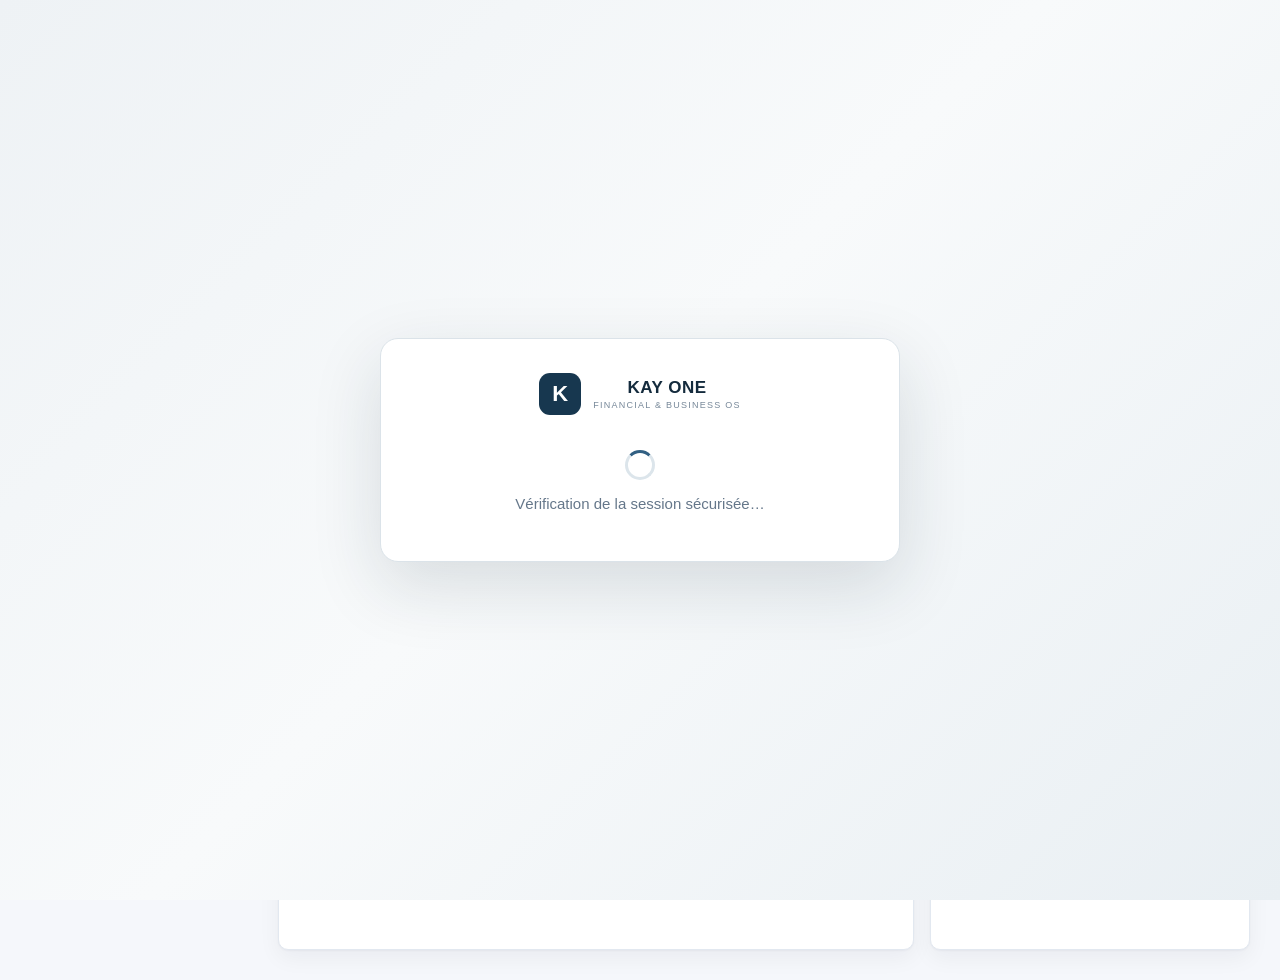
<file: Frontend/index.html>
<!doctype html>
<html lang="fr">
<head>
  <meta charset="utf-8">
  <meta name="viewport" content="width=device-width,initial-scale=1">
  <title>KAY ONE</title>
  <link rel="stylesheet" href="styles.css">
  <link rel="stylesheet" href="core-workflows.css">
  <link rel="stylesheet" href="enterprise-modules.css">
  <link rel="stylesheet" href="advanced-domains.css">
  <link rel="stylesheet" href="production-pages.css">
  <link rel="stylesheet" href="auth-gate.css">
</head>
<body>
  <div class="app-shell">
    <aside class="sidebar">
      <div class="brand">
        <div class="brand-mark">K</div>
        <div><strong>KAY ONE</strong><span>FINANCIAL OS</span></div>
      </div>
      <button class="workspace-card" id="workspace-switcher" type="button">
        <span class="workspace-avatar">KG</span>
        <span><small>ESPACE DE TRAVAIL</small><strong>KAY Groupe</strong></span>
        <i>⌄</i>
      </button>
      <nav id="main-nav" aria-label="Navigation principale"></nav>
      <div class="sidebar-bottom">
        <button class="help-row" data-page="support"><span class="nav-icon" data-icon="help"></span><span>Centre d’aide</span></button>
        <div class="user-card">
          <div class="avatar">TZ</div>
          <div><strong>Tayeb Zitouni</strong><span>Administrateur</span></div>
          <button type="button" id="user-menu-button" aria-label="Options du profil">•••</button>
        </div>
      </div>
    </aside>

    <section class="workspace">
      <header class="topbar">
        <div class="mobile-brand">KAY ONE</div>
        <label class="global-search"><span class="nav-icon" data-icon="search"></span><input id="global-search" placeholder="Rechercher une facture, un tiers, un montant…"><kbd>Ctrl K</kbd></label>
        <div class="top-actions">
          <button type="button" class="icon-button" id="notification-button" title="Notifications"><span class="nav-icon" data-icon="bell"></span><span class="notification-dot"></span></button>
          <button type="button" class="sync-chip" id="sync-button"><span class="live-dot"></span> Synchronisé <strong>à l’instant</strong></button>
          <button type="button" class="primary-button compact" id="quick-add"><span class="nav-icon" data-icon="plus"></span> Nouvelle opération</button>
        </div>
      </header>
      <main id="app-content" tabindex="-1"></main>
    </section>
  </div>
  <div id="toast-host" aria-live="polite"></div>
  <script src="app.js"></script>
  <script src="core-workflows.js"></script>
  <script src="enterprise-modules.js"></script>
  <script src="enterprise-integration.js"></script>
  <script src="advanced-domains.js"></script>
  <script src="advanced-integration.js"></script>
  <script src="production-pages.js"></script>
  <script src="auth-gate.js"></script>
</body>
</html>
</file>
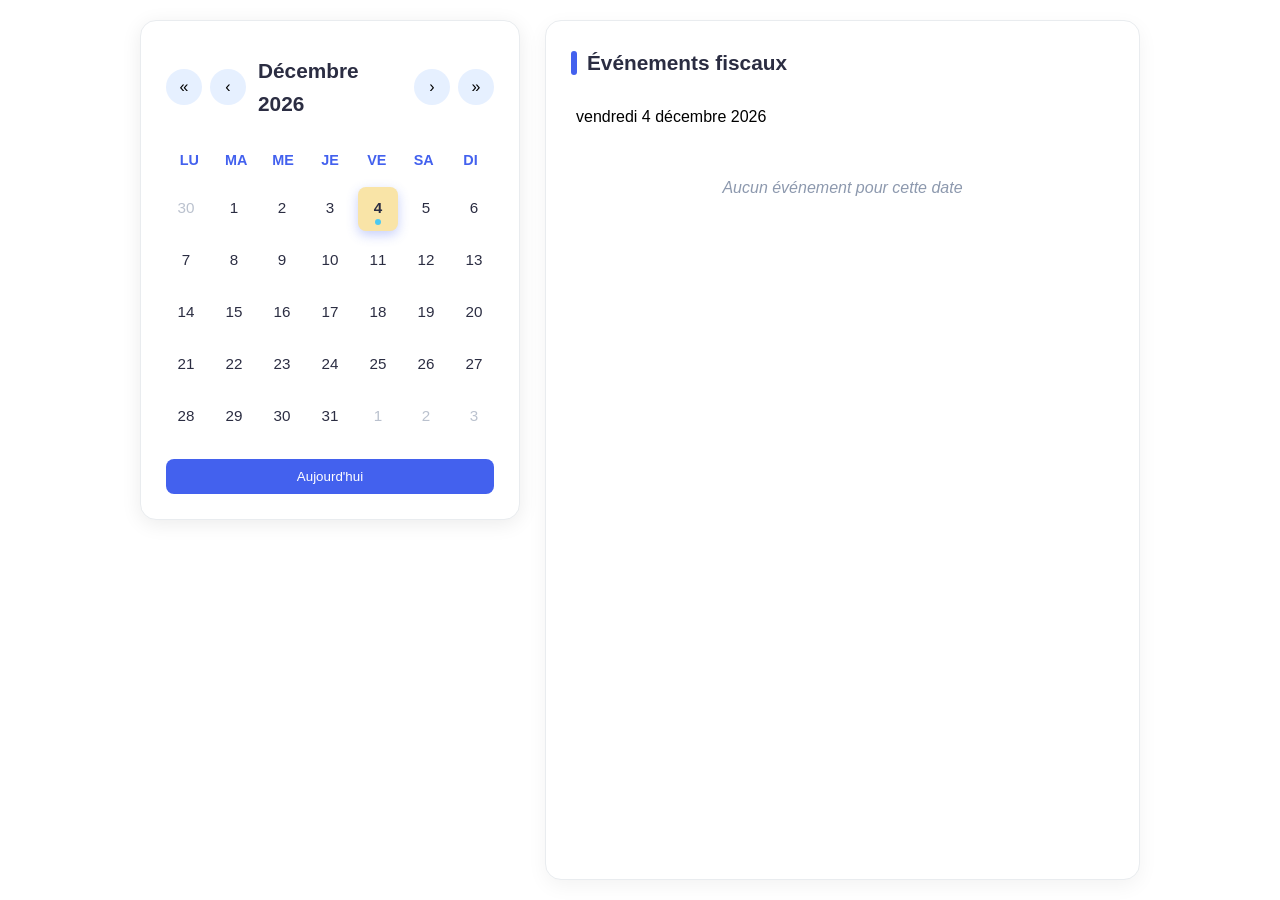
<file: calendar.html>
﻿<!DOCTYPE html>
<html lang="fr">
<head>
    <meta charset="UTF-8">
    <meta name="viewport" content="width=device-width, initial-scale=1.0">
    <title>Calendrier Fiscal Élégant</title>
    <style>
        :root {
            --primary: #4361ee;
            --primary-light: #e6f0ff;
            --secondary: #f72585;
            --text: #2b2d42;
            --text-light: #8d99ae;
            --bg: #ffffff; /* Changed from gray to white */
            --white: #ffffff;
            --gray: #e9ecef;
            --success: #4cc9f0;
            --danger: #f72585;
            --shadow: 0 4px 20px rgba(0,0,0,0.08);
            --transition: all 0.3s cubic-bezier(0.25, 0.8, 0.25, 1);
        }

        * {
            box-sizing: border-box;
            margin: 0;
            padding: 0;
        }

        body {
            font-family: 'Segoe UI', 'Roboto', sans-serif;
            background: var(--bg); /* Now uses white background */
            color: var(--text);
            line-height: 1.6;
            padding: 20px;
            display: flex;
            justify-content: center;
            min-height: 100vh;
        }

        .facture-item {
            background-color: #e3f2fd;
            border-left: 5px solid #1976d2;
            padding: 12px 15px;
            margin-bottom: 10px;
            border-radius: 4px;
            box-shadow: 0 2px 4px rgba(0,0,0,0.1);
            transition: background-color 0.3s ease;
        }

            .facture-item:hover {
                background-color: #bbdefb;
            }

        .app-container {
            display: flex;
            gap: 25px;
            max-width: 1000px;
            width: 100%;
        }

        /* Calendar Container */
        .calendar-container {
            background: var(--white);
            border-radius: 16px;
            box-shadow: var(--shadow);
            width: 380px;
            padding: 25px;
            height: fit-content;
            transition: var(--transition);
            border: 1px solid var(--gray); /* Added subtle border */
        }

        .calendar-header {
            display: flex;
            justify-content: space-between;
            align-items: center;
            margin-bottom: 20px;
            position: relative;
        }

        .month-year {
            font-weight: 600;
            font-size: 1.3rem;
            color: var(--text);
            text-transform: capitalize;
            cursor: pointer;
            padding: 8px 12px;
            border-radius: 8px;
            transition: var(--transition);
        }

            .month-year:hover {
                background: var(--primary-light);
                color: var(--primary);
            }

        .nav-buttons {
            display: flex;
            gap: 8px;
        }

        .nav-btn {
            background: var(--primary-light);
            border: none;
            width: 36px;
            height: 36px;
            border-radius: 50%;
            display: flex;
            align-items: center;
            justify-content: center;
            cursor: pointer;
            color: black;
            font-size: 1rem;
            transition: var(--transition);
        }

            .nav-btn:hover {
                background: var(--primary);
                color: white;
                transform: scale(1.1);
            }

        .weekdays {
            display: grid;
            grid-template-columns: repeat(7, 1fr);
            text-align: center;
            font-weight: 600;
            margin-bottom: 15px;
            color: var(--primary);
            font-size: 0.9rem;
            text-transform: uppercase;
        }

        .days {
            display: grid;
            grid-template-columns: repeat(7, 1fr);
            gap: 8px;
        }

        .day {
            height: 44px;
            display: flex;
            align-items: center;
            justify-content: center;
            border-radius: 8px;
            cursor: pointer;
            font-size: 0.95rem;
            font-weight: 500;
            position: relative;
            transition: var(--transition);
        }

            .day:hover {
                background: var(--primary-light);
                transform: translateY(-2px);
            }

        .current-month {
            color: var(--text);
        }

        .other-month {
            color: var(--text-light);
            opacity: 0.6;
        }

        .selected {
            background: #f9e4a7 !important;
            // color : var(--primary);
            font-weight: 600;
            box-shadow: 0 4px 12px rgba(67, 97, 238, 0.3);
        }

        .today {
            position: relative;
            font-weight: 600;
        }

            .today::after {
                content: '';
                position: absolute;
                bottom: 6px;
                left: 50%;
                transform: translateX(-50%);
                width: 6px;
                height: 6px;
                border-radius: 50%;
                background: var(--success);
            }

        /* Month Selector */
        .month-selector-container {
            position: absolute;
            top: 100%;
            left: 0;
            right: 0;
            background: white;
            border-radius: 12px;
            padding: 20px;
            box-shadow: var(--shadow);
            z-index: 10;
            margin-top: 10px;
            display: none;
            animation: fadeIn 0.3s ease-out;
            border: 1px solid var(--gray); /* Added subtle border */
        }

        @keyframes fadeIn {
            from {
                opacity: 0;
                transform: translateY(-10px);
            }

            to {
                opacity: 1;
                transform: translateY(0);
            }
        }

        /* Year & Month Selectors */
        .year-selector {
            display: flex;
            align-items: center;
            justify-content: space-between;
            margin-bottom: 15px;
        }

        .year-display {
            font-weight: 600;
            font-size: 1.1rem;
            color: var(--primary);
        }

        .month-selector {
            display: grid;
            grid-template-columns: repeat(4, 1fr);
            gap: 12px;
        }

        .month-option {
            padding: 10px 5px;
            text-align: center;
            cursor: pointer;
            border-radius: 8px;
            font-weight: 500;
            background-color: var(--primary-light);
            color: var(--primary);
            transition: var(--transition);
        }

            .month-option:hover {
                background: var(--primary);
                color: white;
            }

            .month-option.selected {
                background: var(--primary);
                color: white;
                font-weight: 600;
            }

        .events-container {
            background: var(--white);
            border-radius: 16px;
            box-shadow: 0 6px 20px rgba(0, 0, 0, 0.05);
            padding: 25px;
            flex-grow: 1;
            border: 1px solid var(--gray);
            transition: var(--transition);
        }

        .events-title {
            font-weight: 600;
            font-size: 1.3rem;
            margin-bottom: 20px;
            color: rgba(0,0,0,0.08));
            display: flex;
            align-items: center;
            gap: 10px;
        }

            .events-title::before {
                content: '';
                display: block;
                width: 6px;
                height: 24px;
                background: var(--primary);
                border-radius: 3px;
            }

        /* Facture Container */
        #factureResults {
            font-family: 'Segoe UI', Tahoma, Geneva, Verdana, sans-serif;
            padding: 10px;
            display: flex;
            flex-direction: column;
            gap: 12px;
        }

        /* Facture Card */
        .event-item {
            display: flex;
            align-items: center;
            justify-content: space-between;
            flex-wrap: wrap;
            background: #ffffff;
            border: 1px solid #e3d4ec;
            border-radius: 12px;
            padding: 14px 18px;
            box-shadow: 0 2px 5px rgba(0, 0, 0, 0.03);
            transition: var(--transition);
        }

            .event-item:hover {
                background: #F0F5F7;
                transform: scale(1.01);
                transition: 0.3s;
            }

            /* Facture Text */
            .event-item span {
                font-size: 0.95rem;
                white-space: nowrap;
                padding: 4px 8px;
                border-radius: 4px;
                color: #555;
            }

        /* Specific parts */
        .facture-number {
            font-weight: 600;
            color: #3a2f4f;
        }

        .facture-amount {
            font-weight: bold;
            font-size: 15px;
            color: #2d2a4a;
        }



        .label-non-paye {
            background-color: var(--primary-light);
            color: black;
            font-weight: 500;
        }


        /* Selected Date */
        .selected-date {
            font-weight: 500;
            margin-bottom: 20px;
            color: black;
            padding: 5px 5px;
            border-radius: 8px;
            display: inline-block;
        }

        /* No Events */
        .no-events {
            color: var(--text-light);
            font-style: italic;
            padding: 20px 0;
            text-align: center;
        }

        /* Add Event Form */
        .add-event-form {
            margin-top: 25px;
            display: flex;
            gap: 12px;
        }

            .add-event-form input {
                flex-grow: 1;
                padding: 12px 16px;
                border: 1px solid var(--gray);
                border-radius: 8px;
                font-size: 0.95rem;
                transition: var(--transition);
            }

                .add-event-form input:focus {
                    outline: none;
                    border-color: var(--primary);
                    box-shadow: 0 0 0 3px rgba(156, 137, 184, 0.2);
                }

        /* Add Button */
        .add-event-btn {
            background: var(--primary);
            color: white;
            border: none;
            width: 46px;
            height: 46px;
            border-radius: 50%;
            cursor: pointer;
            font-size: 1.2rem;
            display: flex;
            align-items: center;
            justify-content: center;
            transition: var(--transition);
        }

            .add-event-btn:hover {
                background: #8b78a6;
                transform: scale(1.05);
            }

        /* Delete Button */
        .delete-event {
            background: var(--danger);
            color: white;
            border: none;
            width: 26px;
            height: 26px;
            border-radius: 50%;
            cursor: pointer;
            font-size: 0.8rem;
            display: flex;
            align-items: center;
            justify-content: center;
            transition: var(--transition);
        }

            .delete-event:hover {
                background: #c53030;
                transform: scale(1.1);
            }

        /* Today Button */
        .today-btn {
            background: var(--primary);
            color: white;
            border: none;
            padding: 10px 20px;
            border-radius: 8px;
            cursor: pointer;
            font-weight: 500;
            width: 100%;
            margin-top: 20px;
            transition: var(--transition);
        }

            .today-btn:hover {
                background: #8b78a6;
                box-shadow: 0 4px 12px rgba(156, 137, 184, 0.3);
            }
        /* Responsive */
        @media (max-width: 768px) {
            .app-container {
                flex-direction: column;
            }

            .calendar-container {
                width: 100%;
            }
        }
    </style>
</head>
<body>
    <div class="app-container">
        <div class="calendar-container">
            <div class="calendar-header">
                <div class="nav-buttons">
                    <button class="nav-btn" id="prevYearBtn">«</button>
                    <button class="nav-btn" id="prevMonthBtn">‹</button>
                </div>

                <div class="month-year" id="monthYearDisplay">juin 2025</div>

                <div class="nav-buttons">
                    <button class="nav-btn" id="nextMonthBtn">›</button>
                    <button class="nav-btn" id="nextYearBtn">»</button>
                </div>

                <div class="month-selector-container" id="monthSelectorContainer">
                    <div class="year-selector">
                        <button class="nav-btn" id="prevDecadeBtn">«</button>
                        <div class="year-display" id="yearDisplay">2025</div>
                        <button class="nav-btn" id="nextDecadeBtn">»</button>
                    </div>

                    <div class="month-selector" id="monthSelector">
                        <!-- Months will be inserted here by JavaScript -->
                    </div>
                </div>
            </div>

            <div class="weekdays">
                <div>lu</div><div>ma</div><div>me</div><div>je</div><div>ve</div><div>sa</div><div>di</div>
            </div>

            <div class="days" id="calendarDays">
                <!-- Days will be inserted here by JavaScript -->
            </div>

            <button class="today-btn" id="todayBtn">Aujourd'hui</button>
        </div>

        <div class="events-container">
            <div class="events-title">Événements fiscaux</div>
            <div class="selected-date" id="selectedDateDisplay">Sélectionnez une date</div>
            <div id="eventsList">
                <p class="no-events">Aucun événement pour cette date</p>
            </div>
            <div id="factureResults"></div>
        </div>
    </div>

    <script>
        document.addEventListener('DOMContentLoaded', function () {
            const calendarDays = document.getElementById('calendarDays');
            const monthYearDisplay = document.getElementById('monthYearDisplay');
            const yearDisplay = document.getElementById('yearDisplay');
            const monthSelector = document.getElementById('monthSelector');
            const monthSelectorContainer = document.getElementById('monthSelectorContainer');
            const selectedDateDisplay = document.getElementById('selectedDateDisplay');
            const eventsList = document.getElementById('eventsList');
            const factureResults = document.getElementById('factureResults');

            const prevMonthBtn = document.getElementById('prevMonthBtn');
            const nextMonthBtn = document.getElementById('nextMonthBtn');
            const prevYearBtn = document.getElementById('prevYearBtn');
            const nextYearBtn = document.getElementById('nextYearBtn');
            const prevDecadeBtn = document.getElementById('prevDecadeBtn');
            const nextDecadeBtn = document.getElementById('nextDecadeBtn');
            const todayBtn = document.getElementById('todayBtn');

            let selectedDate = null;
            let currentDate = new Date();
            let currentYear = currentDate.getFullYear();
            let events = {};

            const monthNames = ['janvier', 'février', 'mars', 'avril', 'mai', 'juin', 'juillet', 'août', 'septembre', 'octobre', 'novembre', 'décembre'];

            renderCalendar();
            renderMonthSelector();

            function renderCalendar() {
                calendarDays.innerHTML = '';

                const firstDay = new Date(currentDate.getFullYear(), currentDate.getMonth(), 1);
                const lastDay = new Date(currentDate.getFullYear(), currentDate.getMonth() + 1, 0);
                const today = new Date();

                monthYearDisplay.textContent = `${monthNames[currentDate.getMonth()]} ${currentDate.getFullYear()}`;
                yearDisplay.textContent = currentDate.getFullYear();

                const prevMonthDays = firstDay.getDay() === 0 ? 6 : firstDay.getDay() - 1;
                const prevMonthLastDay = new Date(currentDate.getFullYear(), currentDate.getMonth(), 0).getDate();

                for (let i = prevMonthDays; i > 0; i--) {
                    const dayElement = document.createElement('div');
                    dayElement.className = 'day other-month';
                    dayElement.textContent = prevMonthLastDay - i + 1;
                    calendarDays.appendChild(dayElement);
                }

                for (let i = 1; i <= lastDay.getDate(); i++) {
                    const dayElement = document.createElement('div');
                    dayElement.className = 'day current-month';
                    dayElement.textContent = i;

                    if (currentDate.getFullYear() === today.getFullYear() && currentDate.getMonth() === today.getMonth() && i === today.getDate()) {
                        dayElement.classList.add('today');
                    }

                    if (selectedDate && selectedDate.getDate() === i && selectedDate.getMonth() === currentDate.getMonth() && selectedDate.getFullYear() === currentDate.getFullYear()) {
                        dayElement.classList.add('selected');
                    }

                    dayElement.addEventListener('click', function () {
                        selectDate(new Date(currentDate.getFullYear(), currentDate.getMonth(), i));
                    });

                    calendarDays.appendChild(dayElement);
                }

                const daysShown = prevMonthDays + lastDay.getDate();
                const remainingDays = 7 - (daysShown % 7);
                if (remainingDays < 7) {
                    for (let i = 1; i <= remainingDays; i++) {
                        const dayElement = document.createElement('div');
                        dayElement.className = 'day other-month';
                        dayElement.textContent = i;
                        calendarDays.appendChild(dayElement);
                    }
                }
            }

            function renderMonthSelector() {
                monthSelector.innerHTML = '';
                monthNames.forEach((month, index) => {
                    const monthElement = document.createElement('div');
                    monthElement.className = 'month-option';
                    monthElement.textContent = month.substring(0, 3);

                    if (index === currentDate.getMonth() && currentYear === currentDate.getFullYear()) {
                        monthElement.classList.add('selected');
                    }

                    monthElement.addEventListener('click', function () {
                        currentDate = new Date(currentYear, index, 1);
                        monthSelectorContainer.style.display = 'none';
                        renderCalendar();
                        if (!selectedDate) {
                            selectDate(new Date(currentYear, index, 1));
                        }
                    });

                    monthSelector.appendChild(monthElement);
                });
            }

            function selectDate(date) {
                selectedDate = date;

                const options = { weekday: 'long', year: 'numeric', month: 'long', day: 'numeric' };
                selectedDateDisplay.textContent = selectedDate.toLocaleDateString('fr-FR', options);

                displayEventsForSelectedDate();
                renderCalendar();

                if (window.chrome?.webview) {
                    const formattedDate = formatDateKey(date);
                    window.chrome.webview.postMessage(formattedDate);
                }
            }

            function displayEventsForSelectedDate() {
                if (!selectedDate) {
                    eventsList.innerHTML = '<p class="no-events">Aucun événement pour cette date</p>';
                    return;
                }

                const dateKey = formatDateKey(selectedDate);
                const dateEvents = events[dateKey] || [];

                if (dateEvents.length === 0) {
                    eventsList.innerHTML = '<p class="no-events">Aucun événement pour cette date</p>';
                    return;
                }

                let eventsHTML = '';
                dateEvents.forEach((event, index) => {
                    eventsHTML += `
                            <div class="event-item">
                                <span>${event}</span>
                                <button class="delete-event" data-index="${index}">×</button>
                            </div>`;
                });

                eventsList.innerHTML = eventsHTML;

                document.querySelectorAll('.delete-event').forEach(button => {
                    button.addEventListener('click', function () {
                        const index = parseInt(this.getAttribute('data-index'));
                        deleteEvent(dateKey, index);
                    });
                });
            }

            function deleteEvent(dateKey, index) {
                if (!events[dateKey]) return;

                events[dateKey].splice(index, 1);
                if (events[dateKey].length === 0) {
                    delete events[dateKey];
                }
                displayEventsForSelectedDate();
            }

            function formatDateKey(date) {
                const year = date.getFullYear();
                const month = String(date.getMonth() + 1).padStart(2, '0');
                const day = String(date.getDate()).padStart(2, '0');
                return `${year}-${month}-${day}`;
            }

            prevMonthBtn.addEventListener('click', function () {
                currentDate.setMonth(currentDate.getMonth() - 1);
                renderCalendar();
            });

            nextMonthBtn.addEventListener('click', function () {
                currentDate.setMonth(currentDate.getMonth() + 1);
                renderCalendar();
            });

            prevYearBtn.addEventListener('click', function () {
                currentDate.setFullYear(currentDate.getFullYear() - 1);
                renderCalendar();
                renderMonthSelector();
            });

            nextYearBtn.addEventListener('click', function () {
                currentDate.setFullYear(currentDate.getFullYear() + 1);
                renderCalendar();
                renderMonthSelector();
            });

            prevDecadeBtn.addEventListener('click', function () {
                currentYear -= 1;
                renderMonthSelector();
            });

            nextDecadeBtn.addEventListener('click', function () {
                currentYear += 1;
                renderMonthSelector();
            });

            monthYearDisplay.addEventListener('click', function () {
                monthSelectorContainer.style.display = monthSelectorContainer.style.display === 'block' ? 'none' : 'block';
                currentYear = currentDate.getFullYear();
                renderMonthSelector();
            });

            todayBtn.addEventListener('click', function () {
                currentDate = new Date();
                currentYear = currentDate.getFullYear();
                selectDate(new Date());
                renderCalendar();
                renderMonthSelector();
                monthSelectorContainer.style.display = 'none';
            });

            document.addEventListener('click', function (e) {
                if (!monthSelectorContainer.contains(e.target) && e.target !== monthYearDisplay) {
                    monthSelectorContainer.style.display = 'none';
                }
            });

            if (window.chrome?.webview) {
                window.chrome.webview.addEventListener('message', event => {
                    const data = event.data;
                    const factures = data.split("||");

                    factureResults.innerHTML = "";

                    if (factures.length === 1 && factures[0].includes("Aucun")) {
                        factureResults.innerHTML = `<p class="no-events">${factures[0]}</p>`;
                        return;
                    }

                    factures.forEach(item => {
                        const div = document.createElement("div");
                        div.classList.add("event-item");

                        const parts = item.split(" - ");
                        const number = parts.find(p => p.startsWith("*")) || "";
                        const entite = parts.find(p => p.startsWith("Entité:")) || "";
                        const client = parts.find(p => p.startsWith("Client:")) || "";
                        const fournisseur = parts.find(p => p.startsWith("Fournisseur:")) || "";
                        const amount = parts.find(p => p.startsWith("Montant:"))?.replace("Montant:", "").trim() || "";
                        const statut = parts.find(p => p.startsWith("Statut:"))?.replace("Statut:", "").trim() || "";
                        const method = parts.find(p => ["VIREMENT", "CHÈQUE", "ESPÈCES"].some(m => p.includes(m))) || "";

                        div.innerHTML = `
                                <span class="facture-number">${number}</span>
                                <span class="facture-description">${fournisseur || client || entite}</span>
                                <span class="label label-virement">${method}</span>
                                <span class="label label-non-paye">${statut}</span>
                                <span class="facture-amount">${amount} MAD</span>
                            `;

                        factureResults.appendChild(div);
                    });
                });
            }

            selectDate(new Date());
        });
    </script>
</body>

</html>
</file>
<file: Frontend/styles.css>
:root {
  --navy:#0b1930; --navy-2:#122542; --blue:#2563eb; --blue-2:#1d4ed8;
  --cyan:#06b6d4; --teal:#0d9488; --green:#16a34a; --amber:#f59e0b;
  --red:#dc2626; --violet:#7c3aed; --ink:#101828; --muted:#667085;
  --subtle:#98a2b3; --line:#e4e7ec; --bg:#f5f7fb; --card:#fff;
  --shadow:0 1px 2px rgba(16,24,40,.04),0 8px 24px rgba(16,24,40,.04);
}
*{box-sizing:border-box} html,body{margin:0;min-height:100%;background:var(--bg);color:var(--ink);font-family:Inter,"Segoe UI Variable",Segoe UI,sans-serif;font-size:14px} button,input,select,textarea{font:inherit} button{cursor:pointer} svg{display:block}
.app-shell{display:grid;grid-template-columns:248px 1fr;min-height:100vh}.sidebar{position:fixed;inset:0 auto 0 0;width:248px;background:linear-gradient(180deg,#0b1930 0%,#0a172a 100%);color:#d0d9e8;padding:23px 16px 16px;display:flex;flex-direction:column;z-index:20;box-shadow:8px 0 28px rgba(9,22,41,.08)}
.brand{display:flex;align-items:center;gap:12px;padding:0 8px 21px}.brand-mark{width:36px;height:36px;border-radius:10px;background:linear-gradient(135deg,#3b82f6,#1d4ed8);display:grid;place-items:center;color:#fff;font-size:18px;font-weight:800;box-shadow:0 7px 18px rgba(37,99,235,.35)}.brand strong{display:block;color:#fff;letter-spacing:.04em;font-size:16px}.brand span{display:block;color:#7183a0;font-size:9px;font-weight:700;letter-spacing:.15em;margin-top:3px}
.workspace-card{display:grid;grid-template-columns:34px 1fr 12px;align-items:center;gap:10px;padding:10px;border:1px solid rgba(255,255,255,.08);background:rgba(255,255,255,.045);border-radius:11px;margin-bottom:20px}.workspace-avatar{width:34px;height:34px;border-radius:8px;display:grid;place-items:center;background:#23395b;color:#a9c7f7;font-weight:700;font-size:11px}.workspace-card small{display:block;color:#6f829f;font-size:8px;font-weight:700;letter-spacing:.12em}.workspace-card strong{display:block;color:#eef4ff;font-size:12px;margin-top:3px}.workspace-card i{color:#7183a0;font-style:normal}
nav{display:flex;flex-direction:column;gap:3px}.nav-section{padding:14px 12px 7px;color:#61738f;font-weight:700;font-size:9px;letter-spacing:.13em;text-transform:uppercase}.nav-item,.help-row{position:relative;width:100%;height:42px;border:0;border-radius:9px;background:transparent;color:#93a4bd;display:flex;align-items:center;gap:12px;text-align:left;padding:0 12px;font-weight:500;font-size:12px;transition:.18s ease}.nav-item:hover,.help-row:hover{color:#fff;background:rgba(255,255,255,.055)}.nav-item.active{color:#fff;background:linear-gradient(90deg,rgba(37,99,235,.28),rgba(37,99,235,.12));box-shadow:inset 0 0 0 1px rgba(96,165,250,.16)}.nav-item.active:before{content:"";position:absolute;left:-16px;width:3px;height:24px;background:#60a5fa;border-radius:0 4px 4px 0}.nav-icon{width:18px;height:18px;display:inline-grid;place-items:center;flex:0 0 auto}.nav-icon svg{width:18px;height:18px;stroke:currentColor}.nav-badge{margin-left:auto;background:#203653;color:#a9b9cf;font:600 9px/20px "JetBrains Mono",monospace;height:20px;min-width:24px;padding:0 6px;text-align:center;border-radius:10px}.nav-item.active .nav-badge{background:#2563eb;color:#fff}
.sidebar-bottom{margin-top:auto}.help-row{margin-bottom:9px}.user-card{border-top:1px solid rgba(255,255,255,.08);padding:16px 7px 3px;display:grid;grid-template-columns:36px 1fr 25px;align-items:center;gap:10px}.avatar{height:36px;width:36px;border-radius:50%;display:grid;place-items:center;background:linear-gradient(135deg,#334c70,#1d3353);color:#ddecff;font-weight:700;font-size:11px}.user-card strong{display:block;color:#fff;font-size:11px}.user-card span{display:block;color:#7183a0;font-size:9px;margin-top:3px}.user-card button{border:0;background:none;color:#7183a0}
.workspace{grid-column:2;min-width:0}.topbar{height:70px;background:rgba(255,255,255,.94);border-bottom:1px solid #e9edf3;padding:0 28px;display:flex;align-items:center;justify-content:space-between;position:sticky;top:0;z-index:15;backdrop-filter:blur(14px)}.mobile-brand{display:none}.global-search{width:min(480px,42vw);height:40px;border:1px solid var(--line);background:#f9fafb;border-radius:10px;display:flex;align-items:center;padding:0 12px;color:#98a2b3;transition:.2s}.global-search:focus-within{background:#fff;border-color:#94b8fb;box-shadow:0 0 0 3px rgba(37,99,235,.1)}.global-search input{border:0;outline:0;background:transparent;min-width:0;flex:1;padding:0 10px;color:var(--ink);font-size:12px}.global-search kbd{font:500 9px Inter;background:#fff;border:1px solid #eaecf0;border-radius:5px;color:#98a2b3;padding:3px 6px}.top-actions{display:flex;align-items:center;gap:10px}.icon-button{position:relative;width:38px;height:38px;border:1px solid var(--line);border-radius:10px;background:#fff;color:#667085;display:grid;place-items:center}.notification-dot{position:absolute;right:8px;top:7px;width:6px;height:6px;background:#ef4444;border:2px solid #fff;border-radius:50%;box-sizing:content-box}.sync-chip{height:38px;border:0;border-radius:9px;background:#f0fdf4;color:#667085;padding:0 12px;font-size:10px}.sync-chip strong{color:#15803d}.live-dot{display:inline-block;width:7px;height:7px;border-radius:50%;background:#22c55e;margin-right:5px;box-shadow:0 0 0 4px rgba(34,197,94,.12)}
.primary-button,.secondary-button,.danger-button{height:40px;border-radius:9px;padding:0 16px;font-weight:600;font-size:11px;display:inline-flex;align-items:center;justify-content:center;gap:8px;border:1px solid transparent}.primary-button{background:linear-gradient(180deg,#3777f3,#2563eb);color:#fff;box-shadow:0 4px 10px rgba(37,99,235,.18)}.primary-button:hover{background:var(--blue-2)}.secondary-button{background:#fff;color:#344054;border-color:#d0d5dd}.secondary-button:hover{background:#f9fafb}.danger-button{background:#fff5f5;color:#b42318;border-color:#fecdca}.compact{height:38px;padding:0 14px}
#app-content{padding:28px;max-width:1780px;margin:0 auto;outline:0}.page-head{display:flex;justify-content:space-between;align-items:flex-end;gap:20px;margin-bottom:22px}.eyebrow{color:var(--blue);font-size:9px;font-weight:800;letter-spacing:.13em;text-transform:uppercase;margin-bottom:7px}.page-head h1{font-size:25px;letter-spacing:-.035em;margin:0 0 6px;font-weight:750}.page-head p{color:var(--muted);font-size:11px;margin:0}.page-actions{display:flex;gap:9px;align-items:center}.date-pill{height:38px;background:#fff;border:1px solid var(--line);border-radius:9px;display:flex;align-items:center;gap:8px;padding:0 12px;color:#475467;font-size:10px;font-weight:600}
.grid{display:grid;gap:16px}.kpi-grid{grid-template-columns:repeat(4,minmax(0,1fr));margin-bottom:16px}.kpi-card,.panel{background:var(--card);border:1px solid #e7eaf0;border-radius:13px;box-shadow:var(--shadow)}.kpi-card{position:relative;min-height:134px;padding:17px 18px;overflow:hidden}.kpi-card:after{content:"";position:absolute;right:-28px;top:-32px;width:100px;height:100px;background:var(--tint);border-radius:50%;opacity:.55}.kpi-top{display:flex;align-items:center;justify-content:space-between;position:relative;z-index:1}.kpi-icon{width:34px;height:34px;border-radius:9px;background:var(--tint);color:var(--accent);display:grid;place-items:center}.kpi-label{color:#667085;font-size:9px;font-weight:750;letter-spacing:.055em;text-transform:uppercase}.kpi-value{font:700 23px/1.2 "JetBrains Mono",Inter,sans-serif;letter-spacing:-.05em;margin:14px 0 8px}.kpi-meta{display:flex;align-items:center;gap:7px;color:#667085;font-size:9px}.trend{font-weight:700;color:#15803d;background:#ecfdf3;border-radius:10px;padding:3px 6px}.trend.down{color:#b42318;background:#fef3f2}.spark{position:absolute;right:12px;bottom:10px;width:78px;height:30px;opacity:.8}
.dashboard-main{grid-template-columns:minmax(0,1.75fr) minmax(300px,.9fr);align-items:stretch}.panel{padding:18px;min-width:0}.panel-head{display:flex;align-items:flex-start;justify-content:space-between;gap:12px;margin-bottom:18px}.panel-head h2{font-size:14px;margin:0 0 4px;letter-spacing:-.018em}.panel-head p{font-size:9px;color:#98a2b3;margin:0}.panel-menu{border:0;background:#f9fafb;color:#667085;border-radius:7px;padding:5px 8px}.legend{display:flex;align-items:center;gap:14px;color:#667085;font-size:9px}.legend i{display:inline-block;width:8px;height:8px;border-radius:50%;margin-right:5px}.chart-wrap{height:250px;position:relative}.chart-wrap svg{width:100%;height:100%;overflow:visible}.chart-label{font:500 9px Inter;fill:#98a2b3}.chart-grid{stroke:#eef1f5;stroke-width:1}.chart-line{fill:none;stroke:#2563eb;stroke-width:2.4;stroke-linecap:round;stroke-linejoin:round}.chart-line.secondary{stroke:#14b8a6}.chart-area{fill:url(#areaGradient)}.chart-dot{fill:#fff;stroke:#2563eb;stroke-width:2}.chart-tooltip{filter:drop-shadow(0 5px 10px rgba(16,24,40,.14))}.chart-tooltip text{font:600 9px Inter;fill:#fff}
.health-card{display:flex;flex-direction:column}.health-score{display:grid;grid-template-columns:132px 1fr;align-items:center;gap:12px;margin:4px 0 16px}.donut{width:124px;height:124px;border-radius:50%;display:grid;place-items:center;background:conic-gradient(#2563eb 0 57%,#14b8a6 57% 79%,#f59e0b 79% 91%,#ef4444 91%);position:relative}.donut:before{content:"";width:82px;height:82px;border-radius:50%;background:#fff;position:absolute}.donut strong,.donut span{position:relative;z-index:1;text-align:center}.donut strong{font:700 23px "JetBrains Mono"}.donut span{display:block;color:#98a2b3;font:600 8px Inter;letter-spacing:.08em}.health-list{display:flex;flex-direction:column;gap:10px}.health-row{display:grid;grid-template-columns:9px 1fr auto;align-items:center;gap:8px;font-size:10px;color:#667085}.health-row i{width:8px;height:8px;border-radius:50%}.health-row strong{color:#344054;font:600 10px "JetBrains Mono"}.insight{margin-top:auto;background:linear-gradient(135deg,#eef5ff,#f7faff);border:1px solid #dbeafe;border-radius:10px;padding:12px;display:flex;gap:10px;color:#475467;font-size:9px;line-height:1.55}.insight .nav-icon{color:#2563eb}
.dashboard-bottom{grid-template-columns:minmax(0,1.35fr) minmax(320px,.65fr);margin-top:16px}.table-panel{padding:0;overflow:hidden}.table-panel .panel-head{padding:18px 18px 0}.text-link{border:0;background:none;color:#2563eb;font-size:10px;font-weight:650}.data-table{width:100%;border-collapse:collapse}.data-table th{height:38px;background:#fafbfc;color:#667085;font-size:8px;letter-spacing:.08em;text-transform:uppercase;text-align:left;font-weight:750;padding:0 15px;border-top:1px solid #edf0f4;border-bottom:1px solid #edf0f4}.data-table td{height:50px;padding:0 15px;border-bottom:1px solid #f0f2f5;color:#475467;font-size:10px;white-space:nowrap}.data-table tr:last-child td{border-bottom:0}.data-table tbody tr:hover{background:#fafcff}.ref{font:600 9px "JetBrains Mono";color:#344054}.party-cell{display:flex;align-items:center;gap:9px}.mini-avatar{width:28px;height:28px;border-radius:8px;display:grid;place-items:center;color:#2563eb;background:#eff6ff;font-weight:750;font-size:9px}.amount{font:650 10px "JetBrains Mono";color:#101828}.amount.negative{color:#b42318}.status{display:inline-flex;align-items:center;gap:5px;border-radius:12px;padding:4px 8px;font-size:8px;font-weight:700}.status:before{content:"";width:5px;height:5px;border-radius:50%;background:currentColor}.paid{background:#ecfdf3;color:#027a48}.pending{background:#fffaeb;color:#b54708}.late{background:#fef3f2;color:#b42318}.draft{background:#f2f4f7;color:#475467}
.actions-list{display:flex;flex-direction:column;gap:10px}.action-card{display:grid;grid-template-columns:34px 1fr auto;align-items:center;gap:11px;border:1px solid #edf0f4;border-radius:10px;padding:11px}.action-card:hover{border-color:#bfd1f8;background:#fbfdff}.action-icon{width:34px;height:34px;border-radius:9px;display:grid;place-items:center}.action-card strong{display:block;font-size:10px;margin-bottom:4px}.action-card p{margin:0;color:#98a2b3;font-size:8px}.action-card time{color:#667085;font-size:8px}.action-card.urgent .action-icon{background:#fef3f2;color:#d92d20}.action-card.warning .action-icon{background:#fffaeb;color:#dc6803}.action-card.info .action-icon{background:#eff6ff;color:#2563eb}
.filters{display:flex;align-items:center;gap:9px;margin-bottom:15px;flex-wrap:wrap}.filter-control{height:38px;border:1px solid var(--line);border-radius:9px;background:#fff;color:#475467;padding:0 12px;font-size:10px;outline:0}.filter-control:focus{border-color:#8ab0f7;box-shadow:0 0 0 3px rgba(37,99,235,.08)}.filter-control.search-wide{min-width:260px}.filter-spacer{flex:1}.tabs{display:flex;background:#eef2f7;border-radius:9px;padding:4px;gap:2px}.tab{height:30px;padding:0 12px;border:0;background:transparent;border-radius:7px;color:#667085;font-size:9px;font-weight:600}.tab.active{background:#fff;color:#1d4ed8;box-shadow:0 1px 4px rgba(16,24,40,.09)}
.summary-strip{grid-template-columns:repeat(4,1fr);margin-bottom:16px}.summary-item{padding:13px 16px;background:#fff;border:1px solid var(--line);border-radius:10px}.summary-item span{display:block;color:#667085;font-size:8px;text-transform:uppercase;letter-spacing:.07em;font-weight:700}.summary-item strong{display:block;margin-top:7px;font:700 17px "JetBrains Mono"}.summary-item small{color:#98a2b3;font-size:8px}.pagination{padding:14px 16px;display:flex;align-items:center;justify-content:space-between;border-top:1px solid #edf0f4;color:#667085;font-size:9px}.pagination-buttons{display:flex;gap:5px}.page-button{width:30px;height:30px;border:1px solid var(--line);background:#fff;border-radius:7px;color:#475467;font-size:9px}.page-button.active{background:#2563eb;border-color:#2563eb;color:#fff}
.form-layout{grid-template-columns:minmax(0,1.55fr) minmax(310px,.7fr);align-items:start}.operation-card{padding:24px}.stepper{display:flex;align-items:center;margin-bottom:25px}.step{display:flex;align-items:center;gap:8px;color:#98a2b3;font-size:9px;font-weight:650}.step i{width:25px;height:25px;border-radius:50%;background:#eef2f6;display:grid;place-items:center;font-style:normal;font:650 9px "JetBrains Mono"}.step.active{color:#1d4ed8}.step.active i{background:#2563eb;color:#fff}.step.done{color:#15803d}.step.done i{background:#dcfce7;color:#15803d}.step-line{height:1px;background:#e4e7ec;flex:1;margin:0 12px}.form-section{border-top:1px solid #eef0f3;padding-top:20px;margin-top:20px}.form-section:first-of-type{border-top:0;padding-top:0;margin-top:0}.section-title{font-size:11px;font-weight:700;margin-bottom:14px;display:flex;align-items:center;gap:8px}.type-selector{display:grid;grid-template-columns:repeat(5,1fr);gap:8px}.type-option{height:66px;border:1px solid var(--line);background:#fff;border-radius:10px;color:#667085;display:flex;flex-direction:column;align-items:center;justify-content:center;gap:7px;font-size:9px;font-weight:600}.type-option:hover{border-color:#9bb9f5}.type-option.active{background:#eff6ff;border-color:#4f83eb;color:#1d4ed8;box-shadow:0 0 0 2px rgba(37,99,235,.08)}.form-grid{display:grid;grid-template-columns:repeat(2,minmax(0,1fr));gap:14px}.field.full{grid-column:1/-1}.field label{display:block;color:#344054;font-size:9px;font-weight:650;margin-bottom:7px}.field label span{color:#d92d20}.input-wrap{height:42px;border:1px solid #d0d5dd;border-radius:9px;background:#fff;display:flex;align-items:center;overflow:hidden;transition:.18s}.input-wrap:focus-within{border-color:#6e9bf1;box-shadow:0 0 0 3px rgba(37,99,235,.09)}.input-wrap input,.input-wrap select{width:100%;height:100%;border:0;outline:0;background:transparent;color:#344054;padding:0 12px;font-size:10px}.input-wrap .suffix{height:100%;display:grid;place-items:center;background:#f9fafb;border-left:1px solid #e4e7ec;padding:0 13px;color:#667085;font:600 9px "JetBrains Mono"}.form-footer{display:flex;justify-content:flex-end;gap:9px;border-top:1px solid #eef0f3;padding-top:18px;margin-top:22px}.preview-card{position:sticky;top:92px;background:linear-gradient(155deg,#10233e,#0b1930);color:#fff;border:0;padding:20px;overflow:hidden}.preview-card:after{content:"";position:absolute;right:-80px;top:-70px;width:210px;height:210px;border-radius:50%;background:radial-gradient(circle,rgba(59,130,246,.28),transparent 67%)}.preview-card h3{font-size:12px;margin:0 0 5px}.preview-card>p{color:#8395b1;font-size:9px;margin:0 0 20px}.preview-total{border:1px solid rgba(255,255,255,.1);background:rgba(255,255,255,.04);border-radius:11px;padding:15px;margin-bottom:16px}.preview-total span{color:#8fa0b9;font-size:8px;letter-spacing:.08em}.preview-total strong{display:block;font:700 24px "JetBrains Mono";margin-top:7px}.impact-list{display:flex;flex-direction:column;gap:12px}.impact-row{display:grid;grid-template-columns:22px 1fr auto;align-items:center;gap:9px;color:#c4cee0;font-size:9px}.impact-row i{width:22px;height:22px;border-radius:50%;background:rgba(34,197,94,.13);color:#4ade80;display:grid;place-items:center;font-style:normal}.impact-row em{font-style:normal;color:#6f829f;font-size:8px}
.treasury-layout{grid-template-columns:minmax(0,1.5fr) minmax(300px,.72fr)}.bar-chart{height:260px;display:flex;align-items:flex-end;gap:14px;padding:16px 7px 28px;border-bottom:1px solid #e9edf3;background:repeating-linear-gradient(to bottom,transparent 0,transparent 49px,#edf0f4 50px)}.bar-group{height:100%;display:flex;align-items:flex-end;justify-content:center;gap:3px;flex:1;position:relative}.bar{width:min(20px,36%);border-radius:4px 4px 1px 1px;min-height:7px}.bar.in{background:linear-gradient(#4f83ed,#2563eb)}.bar.out{background:linear-gradient(#f59e0b,#d97706)}.bar-group label{position:absolute;bottom:-21px;color:#98a2b3;font-size:8px}.bank-list{display:flex;flex-direction:column;gap:10px}.bank-card{border:1px solid #e8ebf0;border-radius:10px;padding:13px;display:grid;grid-template-columns:36px 1fr auto;align-items:center;gap:11px}.bank-logo{width:36px;height:36px;border-radius:9px;background:#eff6ff;color:#1d4ed8;display:grid;place-items:center;font-weight:800;font-size:10px}.bank-card strong{display:block;font-size:10px}.bank-card span{display:block;color:#98a2b3;font:500 8px "JetBrains Mono";margin-top:4px}.bank-card b{font:700 11px "JetBrains Mono"}.forecast{margin-top:16px;background:#f0fdf4;border:1px solid #d1fadf;border-radius:10px;padding:13px;color:#166534;font-size:9px;line-height:1.5}
.age-layout{grid-template-columns:minmax(0,1.35fr) minmax(320px,.65fr)}.age-bars{display:flex;flex-direction:column;gap:18px}.age-row-top{display:flex;justify-content:space-between;align-items:center;font-size:10px;margin-bottom:8px}.age-row-top span{color:#667085}.age-row-top strong{font:650 10px "JetBrains Mono"}.progress{height:9px;border-radius:8px;background:#eef1f5;overflow:hidden}.progress i{display:block;height:100%;border-radius:inherit}.risk-score{background:linear-gradient(135deg,#fff7ed,#fff);border:1px solid #fed7aa;border-radius:11px;padding:15px;margin-bottom:14px}.risk-score small{color:#9a3412;font-size:8px;font-weight:700;letter-spacing:.08em}.risk-score strong{display:block;color:#9a3412;font:700 24px "JetBrains Mono";margin:6px 0}.risk-score p{font-size:9px;color:#9a3412;margin:0}.customer-risk{display:flex;flex-direction:column}.customer-risk-row{display:grid;grid-template-columns:30px 1fr auto;align-items:center;gap:9px;padding:11px 0;border-bottom:1px solid #eef0f3}.customer-risk-row:last-child{border-bottom:0}.customer-risk-row strong{display:block;font-size:9px}.customer-risk-row span{display:block;color:#98a2b3;font-size:8px;margin-top:3px}.customer-risk-row b{font:650 9px "JetBrains Mono";color:#b42318}
.admin-grid{grid-template-columns:repeat(2,minmax(0,1fr));align-items:start}.settings-list{display:flex;flex-direction:column}.setting-row{display:grid;grid-template-columns:38px 1fr auto;align-items:center;gap:12px;padding:13px 0;border-bottom:1px solid #eef0f3}.setting-row:last-child{border-bottom:0}.setting-icon{width:38px;height:38px;border-radius:9px;background:#eff6ff;color:#2563eb;display:grid;place-items:center}.setting-row strong{font-size:10px;display:block}.setting-row p{font-size:8px;color:#98a2b3;margin:4px 0 0}.setting-row button{border:0;background:none;color:#2563eb;font-size:9px;font-weight:650}.user-table-wrap{grid-column:1/-1}.role{background:#eef4ff;color:#3448a4;border-radius:11px;padding:4px 8px;font-size:8px;font-weight:650}.toggle{width:32px;height:18px;border-radius:10px;background:#d0d5dd;position:relative}.toggle:after{content:"";position:absolute;width:14px;height:14px;left:2px;top:2px;border-radius:50%;background:#fff;box-shadow:0 1px 3px rgba(0,0,0,.2)}.toggle.on{background:#2563eb}.toggle.on:after{left:16px}
.empty-page{min-height:540px;display:grid;place-items:center;text-align:center}.empty-page .panel{padding:45px;max-width:520px}.empty-illustration{width:74px;height:74px;margin:0 auto 18px;border-radius:20px;background:#eff6ff;color:#2563eb;display:grid;place-items:center}.empty-page h2{margin:0 0 8px}.empty-page p{color:#667085;font-size:11px;line-height:1.6;margin:0 0 20px}
#toast-host{position:fixed;right:24px;bottom:24px;z-index:100;display:flex;flex-direction:column;gap:8px}.toast{min-width:280px;background:#101828;color:#fff;border-radius:11px;padding:13px 15px;box-shadow:0 16px 40px rgba(16,24,40,.25);display:flex;align-items:center;gap:10px;font-size:10px;animation:toast-in .25s ease}.toast.success:before{content:"✓";width:23px;height:23px;border-radius:50%;background:#16a34a;display:grid;place-items:center}.toast.error:before{content:"!";width:23px;height:23px;border-radius:50%;background:#dc2626;display:grid;place-items:center}@keyframes toast-in{from{transform:translateY(12px);opacity:0}}
@media(max-width:1250px){.app-shell{grid-template-columns:84px 1fr}.sidebar{width:84px;padding:20px 12px}.brand{padding:0 8px 21px}.brand>div:last-child,.workspace-card span:not(.workspace-avatar),.workspace-card i,.nav-item>span:not(.nav-icon),.nav-section,.sidebar-bottom .help-row span:last-child,.user-card>div:not(.avatar),.user-card button,.nav-badge{display:none}.workspace-card{display:block;padding:8px}.workspace-avatar{margin:auto}.nav-item,.help-row{justify-content:center;padding:0}.nav-item.active:before{left:-12px}.user-card{display:block;padding:15px 10px}.avatar{margin:auto}.workspace{grid-column:2}.kpi-grid{grid-template-columns:repeat(2,1fr)}}
@media(max-width:900px){.topbar{padding:0 16px}.sync-chip{display:none}#app-content{padding:20px}.dashboard-main,.dashboard-bottom,.form-layout,.treasury-layout,.age-layout,.admin-grid{grid-template-columns:1fr}.preview-card{position:relative;top:auto}.summary-strip{grid-template-columns:repeat(2,1fr)}.type-selector{grid-template-columns:repeat(3,1fr)}.global-search{width:42vw}.table-panel{overflow:auto}.user-table-wrap{grid-column:auto}}

/* Production visual pass: restrained palette, native typography and controlled icons. */
:root{
  --navy:#111827;--navy-2:#1f2937;--blue:#315fba;--blue-2:#244b95;
  --cyan:#315fba;--teal:#315fba;--violet:#315fba;--amber:#b7791f;
  --ink:#172033;--muted:#667085;--subtle:#98a2b3;--line:#e1e6ee;
  --bg:#f3f5f8;--card:#fff;--shadow:0 1px 2px rgba(16,24,40,.035),0 5px 16px rgba(16,24,40,.035)
}
html,body{font-family:"Segoe UI Variable Text","Segoe UI",Arial,sans-serif;font-size:14px}
.sidebar{background:#111827;box-shadow:none}.brand-mark{background:#315fba;box-shadow:none;border-radius:7px}.brand strong{letter-spacing:.02em}.workspace-card{font-family:inherit;color:inherit;text-align:left;width:100%;cursor:pointer}.workspace-card:hover{background:rgba(255,255,255,.075)}
.nav-item.active{background:#1d3356;box-shadow:inset 0 0 0 1px rgba(147,177,230,.14)}.nav-item.active:before{background:#7ea1dd}.nav-item.active .nav-badge{background:#315fba}.nav-icon svg{width:16px;height:16px}.topbar{box-shadow:none}
.primary-button{background:#315fba;box-shadow:none}.primary-button:hover{background:#244b95}.primary-button,.secondary-button,.danger-button{height:38px;border-radius:7px;padding:0 14px;font-size:11px}.compact{height:38px}.icon-button{border-radius:7px}.sync-chip{border-radius:7px}
button>svg,.date-pill>svg,.text-link>svg,.data-table td>svg{width:14px;height:14px;flex:0 0 14px}.primary-button .nav-icon,.secondary-button .nav-icon{width:14px;height:14px}.primary-button .nav-icon svg,.secondary-button .nav-icon svg{width:14px;height:14px}
.type-option svg{width:19px;height:19px}.kpi-icon svg,.setting-icon svg,.action-icon svg{width:17px;height:17px}.empty-illustration svg{width:28px;height:28px}.insight .nav-icon svg{width:15px;height:15px}
.page-head h1{font-family:"Segoe UI Variable Display","Segoe UI",Arial,sans-serif;font-weight:700;letter-spacing:-.025em}.eyebrow{color:#315fba}.kpi-card{border-radius:10px;box-shadow:var(--shadow);border-color:#e3e7ed}.kpi-card:after{display:none}.kpi-icon{background:#eef2f8!important;color:#315fba!important}.kpi-value,.summary-item strong,.amount,.ref,.bank-card b,.preview-total strong,.age-row-top strong,.health-row strong,.donut strong{font-family:"Segoe UI Variable Text","Segoe UI",Arial,sans-serif;letter-spacing:-.02em}.spark path:first-child{stroke:#758eb8!important}.spark path:last-child{fill:#e7ebf2!important}.trend{color:#315fba;background:#eef2f8}.trend.down{color:#a33a32;background:#f8eeee}
.panel{border-radius:10px;box-shadow:var(--shadow)}.donut{background:conic-gradient(#315fba 0 57%,#7893bf 57% 79%,#aebbcf 79% 91%,#d5dce6 91%)}.legend i{filter:saturate(.45)}.chart-line{stroke:#315fba}.chart-line.secondary{stroke:#8798b3}.chart-dot{stroke:#315fba}.bar.in{background:#315fba}.bar.out{background:#aeb9c9}.preview-card{background:#17243a}.setting-icon,.bank-logo{background:#eef2f8!important;color:#315fba!important}.status{border:1px solid transparent}.paid{background:#edf6f1;color:#28734c}.pending{background:#f8f3e8;color:#8a641d}.late{background:#f8eeee;color:#a33a32}.draft{background:#f0f2f5;color:#596273}.role{background:#eef2f8;color:#36578e}
.health-row i{background:#7f91ad!important}.health-row:first-child i{background:#315fba!important}.age-bars .progress i{background:#315fba!important}.action-card.warning .action-icon,.action-card.info .action-icon{background:#eef2f8;color:#315fba}.forecast{background:#f3f6fa;border-color:#dfe5ed;color:#40516a}.risk-score{background:#f8f5ef;border-color:#e8dfcf}
.type-option.active{background:#eef2f8;border-color:#7897cb;color:#315fba;box-shadow:none}.input-wrap:focus-within,.filter-control:focus,.global-search:focus-within{border-color:#7897cb;box-shadow:0 0 0 3px rgba(49,95,186,.09)}.tab.active{color:#315fba}.page-button.active{background:#315fba;border-color:#315fba}.toggle.on{background:#315fba}
.row-action{width:28px;height:28px;border:0;border-radius:6px;background:transparent;color:#667085;display:grid;place-items:center}.row-action:hover{background:#eef2f6;color:#172033}.row-action svg{width:14px;height:14px}.advanced-filters{width:100%;display:none;grid-template-columns:repeat(4,minmax(140px,1fr));gap:10px;padding:12px;background:#fff;border:1px solid var(--line);border-radius:8px}.advanced-filters.open{display:grid}.popover{position:fixed;z-index:120;width:min(360px,calc(100vw - 24px));max-height:calc(100vh - 24px);overflow:auto;background:#fff;border:1px solid var(--line);border-radius:12px;box-shadow:0 18px 45px rgba(16,24,40,.18);padding:10px}.popover-title{position:sticky;top:0;background:#fff;padding:10px 11px;color:#344054;font-size:11px;font-weight:800;border-bottom:1px solid #edf0f4}.popover-row{display:flex;gap:10px;padding:11px;border-radius:8px;color:#475467;font-size:10px;line-height:1.45}.popover-row:hover{background:#f6f8fb}.popover-row strong{display:block;color:#172033}.modal-backdrop{position:fixed;inset:0;z-index:90;background:rgba(15,23,42,.42);display:grid;place-items:center;padding:32px}.modal{width:min(720px,100%);max-height:calc(100vh - 64px);background:#fff;border-radius:13px;box-shadow:0 25px 60px rgba(16,24,40,.24);overflow:hidden;display:flex;flex-direction:column}.modal-head,.modal-foot{display:flex;align-items:center;justify-content:space-between;padding:16px 18px;border-bottom:1px solid var(--line);flex:0 0 auto}.modal-head h3{margin:0;font-size:14px}.modal-body{padding:18px;color:#475467;font-size:10px;line-height:1.6;overflow:auto}.modal-foot{border-top:1px solid var(--line);border-bottom:0;justify-content:flex-end;gap:8px}.modal-close{width:30px;height:30px;border:0;border-radius:6px;background:#f2f4f7;color:#667085}.modal-grid{display:grid;grid-template-columns:1fr 1fr;gap:12px}.modal-grid .field.full{grid-column:1/-1}
@media(max-width:900px){.advanced-filters{grid-template-columns:1fr 1fr}}

/* Balanced accent pass: small, purposeful color cues without visual noise. */
:root{
  --blue:#3566bd;--blue-2:#294f94;--teal:#3b827d;--amber:#a8732c;
  --red:#ae4b55;--violet:#6f65a8;--bg:#f4f6f9
}
.primary-button{background:linear-gradient(180deg,#3b6dc5,#315fae)}
.primary-button:hover{background:#294f94}.nav-item.active{background:linear-gradient(90deg,#213e6b,#1d3356)}.nav-item.active:before{background:#73a0eb}.brand-mark{background:linear-gradient(145deg,#4777cd,#315ba9)}
.kpi-card{border-top:2px solid #547abd;transition:transform .18s ease,border-color .18s ease,box-shadow .18s ease}.kpi-card:hover{transform:translateY(-1px);border-color:#c9d5e8;box-shadow:0 8px 22px rgba(16,24,40,.065)}
.kpi-card:nth-child(1){border-top-color:#547abd}.kpi-card:nth-child(1) .kpi-icon{background:#edf3fc!important;color:#3566bd!important}.kpi-card:nth-child(1) .spark path:first-child{stroke:#547abd!important}
.kpi-card:nth-child(2){border-top-color:#5b918b}.kpi-card:nth-child(2) .kpi-icon{background:#edf7f5!important;color:#3b827d!important}.kpi-card:nth-child(2) .spark path:first-child{stroke:#5b918b!important}
.kpi-card:nth-child(3){border-top-color:#b48749}.kpi-card:nth-child(3) .kpi-icon{background:#faf5eb!important;color:#9b6d2f!important}.kpi-card:nth-child(3) .spark path:first-child{stroke:#b48749!important}
.kpi-card:nth-child(4){border-top-color:#b86b73}.kpi-card:nth-child(4) .kpi-icon{background:#fbf0f1!important;color:#ae4b55!important}.kpi-card:nth-child(4) .spark path:first-child{stroke:#b86b73!important}
.spark path:last-child{fill:#edf1f7!important}.chart-line{stroke:#3566bd}.chart-line.secondary{stroke:#5b918b}.chart-dot{stroke:#3566bd}.legend span:first-child i{background:#3566bd!important}.legend span:nth-child(2) i{background:#5b918b!important}.bar.in{background:linear-gradient(#527dca,#3566bd)}.bar.out{background:linear-gradient(#c29a63,#a8732c)}
.donut{background:conic-gradient(#3566bd 0 57%,#5b918b 57% 79%,#c29a63 79% 91%,#b86b73 91%)}.health-row:nth-child(1) i{background:#3566bd!important}.health-row:nth-child(2) i{background:#5b918b!important}.health-row:nth-child(3) i{background:#c29a63!important}.health-row:nth-child(4) i{background:#b86b73!important}
.age-bars>div:nth-child(1) .progress i{background:#3566bd!important}.age-bars>div:nth-child(2) .progress i{background:#5b918b!important}.age-bars>div:nth-child(3) .progress i{background:#c29a63!important}.age-bars>div:nth-child(4) .progress i{background:#b86b73!important}
.action-card.urgent .action-icon{background:#fbf0f1;color:#ae4b55}.action-card.warning .action-icon{background:#faf5eb;color:#9b6d2f}.action-card.info .action-icon{background:#edf3fc;color:#3566bd}.insight{background:#f0f5fc;border-color:#d6e2f4}.setting-row:nth-child(even) .setting-icon{background:#edf7f5!important;color:#3b827d!important}
.data-table th{background:#f7f9fc}.data-table tbody tr:hover{background:#f5f8fc}.text-link{color:#3566bd}.page-button.active,.toggle.on{background:#3566bd;border-color:#3566bd}.tab.active{color:#3566bd}.live-dot{background:#42a36e}.notification-dot{background:#b84f59}

/* Final finance palette: standard blue, profit green, warning orange and alert red. */
:root{
  --blue:#2563eb;--blue-2:#1d4ed8;--teal:#16a34a;--green:#16a34a;
  --amber:#f59e0b;--red:#dc2626;--violet:#2563eb;--bg:#f5f7fb;
  --shadow:0 1px 2px rgba(15,23,42,.04),0 8px 22px rgba(15,23,42,.05)
}
html,body{font-size:15px;color:#111827}.sidebar{background:linear-gradient(180deg,#0f172a,#111827)}
#app-content{padding:30px}.page-head{margin-bottom:24px}.page-head h1{font-size:28px}.page-head p{font-size:12px;color:#64748b}.eyebrow{font-size:10px;color:#2563eb}.panel-head h2{font-size:15px}.panel-head p{font-size:10px}.panel{border-color:#e2e8f0;box-shadow:var(--shadow)}
.primary-button{background:#2563eb}.primary-button:hover{background:#1d4ed8}.nav-item.active{background:linear-gradient(90deg,#1e3a64,#172b4d)}.nav-item.active:before{background:#3b82f6}.brand-mark{background:#2563eb}
.kpi-card{border-top:1px solid #e2e8f0;min-height:140px;padding:18px 20px}.kpi-label{font-size:10px}.kpi-value{font-size:24px;margin-top:16px}.kpi-meta{font-size:10px}.kpi-icon{width:38px;height:38px;border-radius:10px}.kpi-icon svg{width:18px;height:18px}.kpi-card:hover{border-color:#cbd5e1;transform:translateY(-2px);box-shadow:0 12px 26px rgba(15,23,42,.075)}
.kpi-card:nth-child(1){border-top:3px solid #16a34a}.kpi-card:nth-child(1) .kpi-icon{background:#dcfce7!important;color:#16a34a!important}.kpi-card:nth-child(1) .spark path:first-child{stroke:#16a34a!important}.kpi-card:nth-child(1) .trend{background:#dcfce7;color:#15803d}
.kpi-card:nth-child(2){border-top:3px solid #2563eb}.kpi-card:nth-child(2) .kpi-icon{background:#dbeafe!important;color:#2563eb!important}.kpi-card:nth-child(2) .spark path:first-child{stroke:#2563eb!important}.kpi-card:nth-child(2) .trend{background:#dcfce7;color:#15803d}
.kpi-card:nth-child(3){border-top:3px solid #f59e0b}.kpi-card:nth-child(3) .kpi-icon{background:#fef3c7!important;color:#d97706!important}.kpi-card:nth-child(3) .spark path:first-child{stroke:#f59e0b!important}.kpi-card:nth-child(3) .trend{background:#fef3c7;color:#b45309}
.kpi-card:nth-child(4){border-top:3px solid #dc2626}.kpi-card:nth-child(4) .kpi-icon{background:#fee2e2!important;color:#dc2626!important}.kpi-card:nth-child(4) .spark path:first-child{stroke:#dc2626!important}.kpi-card:nth-child(4) .trend{background:#fee2e2;color:#b91c1c}
.spark path:last-child{fill:#eff6ff!important}.chart-area{fill:rgba(22,163,74,.10)!important}.chart-line{stroke:#16a34a}.chart-line.secondary{stroke:#dc2626}.chart-dot{stroke:#16a34a}.legend span:first-child i{background:#16a34a!important}.legend span:nth-child(2) i{background:#dc2626!important}.bar.in{background:linear-gradient(#22c55e,#16a34a)}.bar.out{background:linear-gradient(#ef4444,#dc2626)}
.donut{background:conic-gradient(#2563eb 0 57%,#16a34a 57% 79%,#f59e0b 79% 91%,#dc2626 91%)}.health-row:nth-child(1) i{background:#2563eb!important}.health-row:nth-child(2) i{background:#16a34a!important}.health-row:nth-child(3) i{background:#f59e0b!important}.health-row:nth-child(4) i{background:#dc2626!important}
.age-bars>div:nth-child(1) .progress i{background:#16a34a!important}.age-bars>div:nth-child(2) .progress i{background:#2563eb!important}.age-bars>div:nth-child(3) .progress i{background:#f59e0b!important}.age-bars>div:nth-child(4) .progress i{background:#dc2626!important}
.paid{background:#dcfce7;color:#15803d;border-color:#bbf7d0}.pending{background:#fef3c7;color:#b45309;border-color:#fde68a}.late{background:#fee2e2;color:#b91c1c;border-color:#fecaca}.draft{background:#f1f5f9;color:#475569;border-color:#e2e8f0}.trend{background:#dcfce7;color:#15803d}.trend.down{background:#fee2e2;color:#b91c1c}
.action-card.urgent .action-icon{background:#fee2e2;color:#dc2626}.action-card.warning .action-icon{background:#fef3c7;color:#d97706}.action-card.info .action-icon{background:#dbeafe;color:#2563eb}.insight{background:#eff6ff;border-color:#bfdbfe}.forecast{background:#f0fdf4;border-color:#bbf7d0;color:#166534}.risk-score{background:#fff7ed;border-color:#fed7aa}.risk-score small,.risk-score strong,.risk-score p{color:#9a3412}
.data-table th{height:42px;font-size:9px;background:#f8fafc}.data-table td{height:54px;font-size:11px}.ref,.amount{font-size:11px}.filter-control{font-size:11px}.tab{font-size:10px}.status{font-size:9px}.field label{font-size:10px}.input-wrap input,.input-wrap select{font-size:11px}.setting-row strong,.action-card strong,.bank-card strong{font-size:11px}
.page-button.active,.toggle.on{background:#2563eb;border-color:#2563eb}.tab.active,.text-link{color:#2563eb}.live-dot{background:#16a34a}.notification-dot{background:#dc2626}

/* Reduced-color system: neutral surfaces, blue interaction, semantic color only. */
.kpi-card,.kpi-card:nth-child(1),.kpi-card:nth-child(2),.kpi-card:nth-child(3),.kpi-card:nth-child(4){border-top:1px solid #e2e8f0}
.kpi-icon,.kpi-card:nth-child(1) .kpi-icon,.kpi-card:nth-child(2) .kpi-icon,.kpi-card:nth-child(3) .kpi-icon,.kpi-card:nth-child(4) .kpi-icon{background:#eff3f8!important;color:#41618f!important}
.kpi-card .spark path:first-child,.kpi-card:nth-child(1) .spark path:first-child,.kpi-card:nth-child(2) .spark path:first-child,.kpi-card:nth-child(3) .spark path:first-child,.kpi-card:nth-child(4) .spark path:first-child{stroke:#7b91af!important}
.kpi-card .trend,.kpi-card:nth-child(1) .trend,.kpi-card:nth-child(2) .trend,.kpi-card:nth-child(3) .trend{background:#edf2f7;color:#475569}
.kpi-card .trend.down,.kpi-card:nth-child(4) .trend{background:#fee2e2;color:#b91c1c}
body[data-current-page="dashboard"] .kpi-card:nth-child(1) .kpi-icon{background:#dcfce7!important;color:#16a34a!important}
body[data-current-page="dashboard"] .kpi-card:nth-child(1) .spark path:first-child{stroke:#16a34a!important}
body[data-current-page="dashboard"] .kpi-card:nth-child(1) .trend,body[data-current-page="dashboard"] .kpi-card:nth-child(2) .trend{background:#dcfce7;color:#15803d}
body[data-current-page="dashboard"] .kpi-card:nth-child(4) .kpi-icon{background:#fee2e2!important;color:#dc2626!important}
body[data-current-page="dashboard"] .kpi-card:nth-child(4) .spark path:first-child{stroke:#dc2626!important}
body[data-current-page="treasury"] .kpi-card:nth-child(2) .trend{background:#dcfce7;color:#15803d}
body[data-current-page="treasury"] .kpi-card:nth-child(3) .trend{background:#fee2e2;color:#b91c1c}
body[data-current-page="aged"] .kpi-card:nth-child(3) .trend,body[data-current-page="aged"] .kpi-card:nth-child(4) .trend{background:#fee2e2;color:#b91c1c}
.donut{background:conic-gradient(#2563eb 0 57%,#16a34a 57% 79%,#94a3b8 79% 91%,#dc2626 91%)}
.health-row:nth-child(1) i{background:#2563eb!important}.health-row:nth-child(2) i{background:#16a34a!important}.health-row:nth-child(3) i{background:#94a3b8!important}.health-row:nth-child(4) i{background:#dc2626!important}
.setting-row:nth-child(even) .setting-icon,.setting-icon,.bank-logo{background:#eff3f8!important;color:#41618f!important}
.role{background:#eff3f8;color:#41618f}.summary-item{border-color:#e2e8f0}.summary-item strong{color:#172033}
.action-card{background:#fff}.action-card.warning .action-icon{background:#fef3c7;color:#d97706}.action-card.info .action-icon{background:#eff3f8;color:#41618f}
.sidebar #main-nav{flex:1;min-height:0;overflow-y:auto;padding-right:3px;scrollbar-width:thin;scrollbar-color:#334155 transparent}.sidebar-bottom{margin-top:10px}.sidebar .nav-section{padding-top:11px}.sidebar .nav-item{height:39px}
</file>
<file: Frontend/core-workflows.css>
.operation-type-grid{display:grid;grid-template-columns:repeat(7,minmax(0,1fr));gap:8px}.operation-type{height:42px;border:1px solid #d9e0e9;border-radius:8px;background:#fff;color:#475569;font-size:10px;font-weight:600;padding:0 8px;white-space:nowrap}.operation-type:hover{border-color:#93add8;background:#f8faff}.operation-type.active{border-color:#2563eb;background:#eff6ff;color:#1d4ed8;box-shadow:0 0 0 2px rgba(37,99,235,.08)}
.operation-context{display:flex;align-items:center;gap:8px;background:#f8fafc;border:1px solid #e2e8f0;border-radius:8px;padding:10px 12px;margin-bottom:18px;color:#475569;font-size:10px}.operation-context>svg{width:16px;height:16px;flex:0 0 16px}.operation-context strong{color:#172033}.operation-form-grid{display:grid;grid-template-columns:repeat(3,minmax(0,1fr));gap:14px}.operation-form-grid .field.span-2{grid-column:span 2}.operation-form-grid .field.full{grid-column:1/-1}.conditional-panel{grid-column:1/-1;display:grid;grid-template-columns:repeat(3,minmax(0,1fr));gap:14px;background:#f8fafc;border:1px solid #e2e8f0;border-radius:9px;padding:15px}.conditional-panel[hidden]{display:none}.document-drop{grid-column:1/-1;min-height:76px;border:1px dashed #94a3b8;border-radius:9px;background:#fafcff;display:flex;align-items:center;justify-content:center;gap:10px;color:#64748b;font-size:10px;position:relative}.document-drop>svg{width:18px;height:18px;flex:0 0 18px}.document-drop input{position:absolute;inset:0;opacity:0;cursor:pointer}.document-drop strong{color:#2563eb}.engine-preview{position:sticky;top:92px}.engine-badge{display:inline-flex;align-items:center;gap:6px;background:#dcfce7;color:#15803d;border:1px solid #bbf7d0;border-radius:14px;padding:5px 8px;font-size:9px;font-weight:700}.engine-badge>svg{width:14px;height:14px}.engine-flow{margin-top:16px;display:flex;flex-direction:column;gap:7px}.engine-impact{display:grid;grid-template-columns:22px 1fr auto;align-items:center;gap:9px;padding:9px 0;border-bottom:1px solid #eef1f5}.engine-impact:last-child{border:0}.engine-impact i{width:20px;height:20px;border-radius:50%;background:#eff6ff;color:#2563eb;display:grid;place-items:center;font-style:normal;font-size:9px}.engine-impact strong{display:block;font-size:9px}.engine-impact span{display:block;color:#94a3b8;font-size:8px;margin-top:2px}.engine-impact em{font-style:normal;color:#15803d;font-size:8px}.operation-totals{margin-top:16px;border-top:1px solid #e2e8f0;padding-top:14px}.operation-total-row{display:flex;justify-content:space-between;padding:5px 0;color:#64748b;font-size:9px}.operation-total-row strong{color:#172033}.operation-total-row.grand{font-size:12px;border-top:1px solid #e2e8f0;margin-top:6px;padding-top:10px}.operation-total-row.grand strong{font-size:16px}.field-help{font-size:8px;color:#94a3b8;margin-top:5px}.validation-banner{display:none;margin:12px 0 0;padding:10px 12px;border-radius:8px;background:#fee2e2;color:#b91c1c;font-size:9px}.validation-banner.show{display:block}
.type-specific-panel{background:#fbfcfe;border-color:#dfe5ed}.conditional-subpanel{grid-column:1/-1;display:grid;grid-template-columns:repeat(3,minmax(0,1fr));gap:14px;padding-top:13px;border-top:1px solid #e4e9f0}.conditional-subpanel[hidden]{display:none}
@media(max-width:1350px){.operation-type-grid{grid-template-columns:repeat(5,1fr)}.operation-form-grid{grid-template-columns:repeat(2,1fr)}.conditional-panel,.conditional-subpanel{grid-template-columns:repeat(2,1fr)}}@media(max-width:900px){.operation-type-grid{grid-template-columns:repeat(3,1fr)}.operation-form-grid,.conditional-panel,.conditional-subpanel{grid-template-columns:1fr}.operation-form-grid .field.span-2{grid-column:auto}}
.executive-section{margin-top:18px}.section-heading{display:flex;align-items:flex-end;justify-content:space-between;margin-bottom:13px}.section-heading h2{font-size:16px;margin:0 0 4px}.section-heading p{font-size:10px;color:#64748b;margin:0}.executive-grid{display:grid;grid-template-columns:repeat(3,1fr);gap:16px}.executive-card{padding:18px}.executive-label{font-size:8px;font-weight:800;letter-spacing:.12em;color:#64748b}.executive-card h3{font-size:12px;margin:7px 0 12px}.executive-metric{display:flex;justify-content:space-between;gap:12px;padding:9px 0;border-top:1px solid #eef1f5;color:#64748b;font-size:10px}.executive-metric strong{color:#172033;font-size:10px}.executive-metric .positive{color:#15803d}.executive-metric .negative{color:#b91c1c}@media(max-width:1050px){.executive-grid{grid-template-columns:1fr}}
</file>
<file: Frontend/enterprise-modules.css>
/* KAY ONE enterprise modules
   Neutral surfaces, blue interaction, green/red reserved for financial meaning. */
:root {
  --ke-ink: #172033;
  --ke-muted: #667085;
  --ke-subtle: #98a2b3;
  --ke-line: #e2e7ef;
  --ke-soft: #f7f9fc;
  --ke-blue: #315fae;
  --ke-blue-dark: #244982;
  --ke-blue-soft: #edf3fc;
  --ke-green: #16834b;
  --ke-green-soft: #eaf7ef;
  --ke-red: #c83c45;
  --ke-red-soft: #fbecee;
  --ke-amber: #a86f16;
  --ke-amber-soft: #fff6e5;
  --ke-shadow: 0 1px 2px rgba(16, 24, 40, .035), 0 7px 20px rgba(16, 24, 40, .045);
}

#app-content .ke-page-head { margin-bottom: 22px; }
#app-content .ke-page-head .page-actions { flex-wrap: wrap; }
#app-content .ke-page-head + .ke-kpi-grid { margin-top: 0; }
#app-content .ke-page-head button svg,
#app-content .ke-toolbar button svg,
#app-content .ke-cost-actions button svg,
#app-content .ke-table-panel button svg { width: 14px; height: 14px; }

.ke-kpi-grid {
  grid-template-columns: repeat(4, minmax(0, 1fr));
  gap: 14px;
  margin-bottom: 16px;
}

.ke-kpi {
  min-height: 122px;
  padding: 17px 18px;
  position: relative;
  overflow: hidden;
  box-shadow: var(--ke-shadow);
}

.ke-kpi::before {
  content: "";
  position: absolute;
  inset: 0 auto 0 0;
  width: 3px;
  background: #aab7c9;
}

.ke-kpi.ke-tone-positive::before { background: var(--ke-green); }
.ke-kpi.ke-tone-danger::before { background: var(--ke-red); }
.ke-kpi.ke-tone-warning::before { background: var(--ke-amber); }
.ke-kpi-top { display: flex; align-items: center; justify-content: space-between; gap: 12px; }
.ke-kpi-top > span {
  color: var(--ke-muted);
  font-size: 10px;
  font-weight: 700;
  letter-spacing: .045em;
  text-transform: uppercase;
}

.ke-kpi-top > i {
  width: 33px;
  height: 33px;
  display: grid;
  place-items: center;
  border-radius: 8px;
  background: #eff3f8;
  color: #496486;
}

.ke-kpi-top svg { width: 16px; height: 16px; }
.ke-kpi > strong {
  display: block;
  margin: 15px 0 6px;
  color: var(--ke-ink);
  font-family: "Segoe UI Variable Display", "Segoe UI", sans-serif;
  font-size: 22px;
  line-height: 1;
  letter-spacing: -.035em;
}

.ke-kpi > small { color: var(--ke-muted); font-size: 10px; }
.ke-overline {
  display: block;
  color: var(--ke-blue);
  font-size: 9px;
  font-weight: 750;
  letter-spacing: .09em;
  margin-bottom: 7px;
}

.ke-flow-panel {
  padding: 19px 20px;
  margin-bottom: 16px;
  display: flex;
  align-items: center;
  justify-content: space-between;
  gap: 25px;
  border-left: 3px solid var(--ke-blue);
  box-shadow: var(--ke-shadow);
}

.ke-flow-panel h2 { margin: 0 0 5px; font-size: 14px; }
.ke-flow-panel p { margin: 0; color: var(--ke-muted); font-size: 10px; }
.ke-flow-steps { display: flex; align-items: center; flex-shrink: 0; }
.ke-flow-steps span { display: flex; align-items: center; color: #475467; font-size: 9px; font-weight: 650; }
.ke-flow-steps span:not(:last-child)::after { content: "→"; color: #b7c0cd; margin: 0 8px; }
.ke-flow-steps i {
  width: 20px;
  height: 20px;
  display: grid;
  place-items: center;
  margin-right: 5px;
  border-radius: 50%;
  background: var(--ke-blue-soft);
  color: var(--ke-blue);
  font-size: 8px;
  font-style: normal;
}

.ke-toolbar { margin-bottom: 12px; flex-wrap: wrap; }
.ke-search {
  height: 38px;
  width: min(330px, 35vw);
  display: flex;
  align-items: center;
  gap: 8px;
  padding: 0 11px;
  border: 1px solid #d5dae3;
  border-radius: 7px;
  background: #fff;
  color: var(--ke-subtle);
}

.ke-search:focus-within { border-color: #8aa8d7; box-shadow: 0 0 0 3px rgba(49, 95, 174, .08); }
.ke-search svg { width: 15px; height: 15px; flex: 0 0 15px; }
.ke-search input { width: 100%; border: 0; outline: 0; background: transparent; color: var(--ke-ink); font: inherit; font-size: 10px; }
.ke-advanced-filters {
  width: 100%;
  display: none;
  grid-template-columns: repeat(4, minmax(140px, 1fr));
  gap: 10px;
  padding: 13px;
  border: 1px solid var(--ke-line);
  border-radius: 8px;
  background: #fff;
}

.ke-advanced-filters.open { display: grid; }
.ke-advanced-filters .field label { margin-bottom: 5px; }
.ke-advanced-filters .input-wrap { height: 36px; }

.ke-table-panel { min-width: 0; overflow: hidden; box-shadow: var(--ke-shadow); }
.ke-table-scroll { width: 100%; overflow: auto; }
.ke-table { min-width: 900px; }
.ke-table th { white-space: nowrap; }
.ke-table td { vertical-align: middle; }
.ke-table td strong { display: block; font-size: 10px; }
.ke-table td small { display: block; margin-top: 3px; color: var(--ke-subtle); font-size: 8px; }
.ke-table tr[hidden] { display: none; }
.ke-pagination { border-top: 1px solid #eef1f5; }
.ke-impact-count {
  display: inline-flex;
  padding: 4px 7px;
  border: 1px solid #dbe2ec;
  border-radius: 5px;
  background: #f8fafc;
  color: #526174;
  font-size: 8px;
  font-weight: 650;
  white-space: nowrap;
}

.ke-icon-button {
  width: 28px;
  height: 28px;
  display: inline-grid;
  place-items: center;
  border: 0;
  border-radius: 6px;
  background: transparent;
  color: #68778a;
}

.ke-icon-button:hover { background: #edf2f7; color: var(--ke-blue); }
.ke-icon-button svg { width: 14px; height: 14px; }
.ke-master-detail {
  grid-template-columns: minmax(0, 1.7fr) minmax(285px, .65fr);
  gap: 15px;
  align-items: start;
}

.ke-master-detail > div { min-width: 0; }
.ke-master-detail .ke-table-panel { border-top-right-radius: 0; border-bottom-right-radius: 0; }
.ke-entity-detail {
  padding: 19px;
  position: sticky;
  top: 90px;
  border-top-left-radius: 0;
  box-shadow: var(--ke-shadow);
}

.ke-entity-detail > header { display: grid; grid-template-columns: 43px minmax(0, 1fr) auto; align-items: center; gap: 10px; padding-bottom: 16px; border-bottom: 1px solid #edf0f4; }
.ke-entity-detail header h2 { margin: 3px 0; font-size: 13px; }
.ke-entity-detail header p { margin: 0; color: var(--ke-muted); font-size: 9px; }
.ke-entity-avatar {
  width: 43px;
  height: 43px;
  display: grid;
  place-items: center;
  border-radius: 10px;
  background: #eaf0f8;
  color: #365b8d;
  font-size: 12px;
  font-weight: 750;
}

.ke-detail-metrics { display: grid; grid-template-columns: repeat(3, 1fr); gap: 0; margin: 14px 0; border: 1px solid #e8ecf1; border-radius: 8px; }
.ke-detail-metrics > div { padding: 11px 8px; min-width: 0; }
.ke-detail-metrics > div + div { border-left: 1px solid #e8ecf1; }
.ke-detail-metrics span { display: block; color: var(--ke-muted); font-size: 8px; }
.ke-detail-metrics strong { display: block; margin-top: 5px; color: var(--ke-ink); font-size: 10px; overflow: hidden; text-overflow: ellipsis; }
.ke-detail-tabs { overflow-x: auto; padding-bottom: 2px; }
.ke-detail-tabs .tab { padding-inline: 6px; white-space: nowrap; }
.ke-detail-list > div { min-height: 39px; display: flex; align-items: center; justify-content: space-between; gap: 12px; border-bottom: 1px solid #eef1f4; }
.ke-detail-list > div > span { color: var(--ke-muted); font-size: 9px; }
.ke-detail-list > div > strong { color: var(--ke-ink); font-size: 9px; text-align: right; }
.ke-entity-detail > footer { margin-top: 15px; }
.ke-entity-detail > footer button { width: 100%; }
.ke-tab-placeholder { padding: 19px 5px 5px; text-align: center; color: var(--ke-muted); }
.ke-tab-placeholder > svg { width: 25px; height: 25px; color: #8090a4; }
.ke-tab-placeholder strong { display: block; margin-top: 6px; color: var(--ke-ink); }
.ke-tab-placeholder p { margin: 6px 0 13px; font-size: 9px; line-height: 1.5; }
.ke-danger-text, .negative { color: var(--ke-red) !important; }
.ke-positive-text { color: var(--ke-green) !important; }

.ke-contract-summary { grid-template-columns: minmax(0, 1fr) minmax(360px, .9fr); gap: 15px; margin-bottom: 16px; }
.ke-timeline-card, .ke-revision-card { padding: 18px 20px; box-shadow: var(--ke-shadow); }
.ke-timeline { display: grid; grid-template-columns: repeat(4, 1fr); gap: 10px; margin-top: 15px; }
.ke-timeline > div { position: relative; display: grid; grid-template-columns: auto 8px 1fr; align-items: start; gap: 7px; }
.ke-timeline time { color: var(--ke-muted); font-size: 8px; white-space: nowrap; }
.ke-timeline i { width: 8px; height: 8px; margin-top: 2px; border: 2px solid #fff; border-radius: 50%; background: #74869e; box-shadow: 0 0 0 1px #74869e; }
.ke-timeline i.warning { background: var(--ke-amber); box-shadow: 0 0 0 1px var(--ke-amber); }
.ke-timeline strong, .ke-timeline small { display: block; }
.ke-timeline strong { font-size: 9px; line-height: 1.35; }
.ke-timeline small { margin-top: 4px; color: var(--ke-muted); font-size: 8px; }
.ke-revision-card h2 { margin: 0 0 14px; font-size: 13px; }
.ke-revision-card > p { color: var(--ke-muted); font-size: 9px; line-height: 1.55; }
.ke-revision-steps { display: flex; align-items: center; justify-content: space-between; gap: 6px; }
.ke-revision-steps > div { flex: 1; padding: 10px; border: 1px solid #e1e6ed; border-radius: 7px; background: var(--ke-soft); }
.ke-revision-steps small, .ke-revision-steps strong { display: block; }
.ke-revision-steps small { color: var(--ke-muted); font-size: 7px; }
.ke-revision-steps strong { margin-top: 5px; color: var(--ke-ink); font-size: 9px; white-space: nowrap; }
.ke-revision-steps > span { color: #aeb8c5; }

.ke-import-layout { grid-template-columns: minmax(0, 1.45fr) minmax(330px, .55fr); gap: 15px; align-items: start; }
.ke-import-layout > .table-panel { min-width: 0; }
.ke-costing-card { padding: 18px; position: sticky; top: 90px; box-shadow: var(--ke-shadow); }
.ke-cost-lines { display: grid; gap: 8px; }
.ke-cost-lines > label { display: grid; grid-template-columns: 1fr 135px; align-items: center; gap: 10px; color: #475467; font-size: 9px; }
.ke-cost-lines .input-wrap { height: 34px; }
.ke-cost-lines .input-wrap input { text-align: right; font-size: 9px; }
.ke-cost-lines em { padding-right: 8px; color: var(--ke-muted); font-size: 8px; font-style: normal; }
.ke-cost-total { margin-top: 15px; padding: 14px; border-radius: 8px; background: #f0f4f9; }
.ke-cost-total span, .ke-cost-total strong, .ke-cost-total small { display: block; }
.ke-cost-total span { color: #526277; font-size: 8px; font-weight: 750; letter-spacing: .07em; }
.ke-cost-total strong { margin: 6px 0; color: var(--ke-ink); font-size: 20px; }
.ke-cost-total small { color: var(--ke-muted); font-size: 8px; line-height: 1.4; }
.ke-cost-actions { display: grid; grid-template-columns: 1fr 1fr; gap: 8px; margin-top: 12px; }
.ke-mini-progress { width: 72px; height: 5px; display: inline-block; overflow: hidden; border-radius: 5px; background: #e8edf3; }
.ke-mini-progress i { height: 100%; display: block; border-radius: inherit; background: var(--ke-blue); }

.ke-report-filters { margin-bottom: 15px; }
.ke-report-grid { grid-template-columns: minmax(0, 1.5fr) minmax(300px, .5fr); gap: 15px; margin-bottom: 15px; }
.ke-report-chart, .ke-margin-card { padding: 18px 20px; box-shadow: var(--ke-shadow); }
.ke-bi-chart { height: 238px; display: flex; align-items: flex-end; justify-content: space-around; gap: 16px; padding: 15px 12px 0; border-bottom: 1px solid #dce2e9; background: repeating-linear-gradient(to bottom, transparent 0, transparent 46px, #edf0f4 47px); }
.ke-bi-group { height: 100%; flex: 1; display: grid; grid-template-columns: 1fr 1fr; grid-template-rows: 1fr 22px; align-items: end; gap: 0 5px; text-align: center; }
.ke-bi-bar { width: min(18px, 80%); min-height: 4px; justify-self: end; align-self: end; display: block; border: 0; border-radius: 3px 3px 0 0; cursor: pointer; transition: filter .15s ease, transform .15s ease; }
.ke-bi-bar:hover, .ke-bi-bar:focus-visible { filter: brightness(.93); transform: translateY(-2px); outline: 2px solid rgba(49, 95, 174, .18); outline-offset: 2px; }
.ke-bi-cost { justify-self: start; background: #9caabc; }
.ke-bi-revenue { background: var(--ke-blue); }
.ke-bi-group span { grid-column: 1 / -1; color: var(--ke-muted); font-size: 8px; }
.ke-legend-revenue { background: var(--ke-blue) !important; }
.ke-legend-cost { background: #9caabc !important; }
.ke-margin-ring { width: 126px; height: 126px; display: grid; place-items: center; margin: 10px auto 17px; border-radius: 50%; background: conic-gradient(var(--ke-green) 0 36%, #e8edf3 36%); }
.ke-margin-ring::before { content: ""; grid-area: 1/1; width: 88px; height: 88px; border-radius: 50%; background: #fff; }
.ke-margin-ring > div { grid-area: 1/1; z-index: 1; text-align: center; }
.ke-margin-ring strong, .ke-margin-ring span { display: block; }
.ke-margin-ring strong { color: var(--ke-ink); font-size: 18px; }
.ke-margin-ring span { margin-top: 3px; color: var(--ke-muted); font-size: 7px; letter-spacing: .08em; }
.ke-margin-list > div { display: flex; align-items: center; justify-content: space-between; padding: 8px 0; border-bottom: 1px solid #edf0f4; font-size: 9px; }
.ke-margin-list span { color: var(--ke-muted); }
.ke-margin-list .positive strong { color: var(--ke-green); }
.ke-profitability { margin-bottom: 4px; }
.ke-trend-line { width: 54px; height: 17px; display: inline-block; background: url("data:image/svg+xml,%3Csvg xmlns='http://www.w3.org/2000/svg' viewBox='0 0 54 17'%3E%3Cpath d='M1 14 10 11 17 12 25 6 34 8 43 3 53 5' fill='none' stroke='%2316834b' stroke-width='1.7'/%3E%3C/svg%3E") center/contain no-repeat; }
.ke-trend-line.down { transform: scaleY(-1); filter: hue-rotate(120deg); }

.ke-integrity-banner { display: flex; align-items: center; gap: 12px; margin-bottom: 15px; padding: 14px 17px; border-left: 3px solid var(--ke-green); box-shadow: var(--ke-shadow); }
.ke-integrity-banner > span:first-child { width: 33px; height: 33px; display: grid; place-items: center; border-radius: 8px; background: var(--ke-green-soft); color: var(--ke-green); }
.ke-integrity-banner svg { width: 17px; height: 17px; }
.ke-integrity-banner > div { flex: 1; }
.ke-integrity-banner strong { font-size: 10px; }
.ke-integrity-banner p { margin: 4px 0 0; color: var(--ke-muted); font-size: 9px; }
.ke-audit-time { font-variant-numeric: tabular-nums; white-space: nowrap; }
.ke-event-tag { display: inline-flex; padding: 4px 6px; border-radius: 4px; background: #eef2f7; color: #485a70; font-size: 7px; font-weight: 750; letter-spacing: .035em; }

.ke-reconcile-guide { display: flex; align-items: center; justify-content: space-between; gap: 20px; margin-bottom: 15px; padding: 14px 17px; box-shadow: var(--ke-shadow); }
.ke-reconcile-guide > div:first-child { display: flex; align-items: center; gap: 9px; }
.ke-reconcile-guide > div:first-child > svg { width: 24px; height: 24px; padding: 5px; border-radius: 7px; background: var(--ke-blue-soft); color: var(--ke-blue); }
.ke-reconcile-guide strong, .ke-reconcile-guide small { display: block; }
.ke-reconcile-guide strong { font-size: 10px; }
.ke-reconcile-guide small { margin-top: 3px; color: var(--ke-muted); font-size: 8px; }
.ke-guide-steps { display: flex; align-items: center; color: var(--ke-subtle); font-size: 8px; }
.ke-guide-steps i { margin: 0 7px; color: #b5beca; font-style: normal; }
.ke-guide-steps span.done { color: var(--ke-green); }
.ke-guide-steps span.active { color: var(--ke-blue); font-weight: 700; }
.ke-match span, .ke-match small { display: block; }
.ke-confidence { width: 70px; height: 5px; overflow: hidden; border-radius: 5px; background: #e6ebf1; }
.ke-confidence i { height: 100%; display: block; background: var(--ke-green); }
.ke-row-check, [data-role="check-all"] { width: 14px; height: 14px; accent-color: var(--ke-blue); }

.ke-exemption-tools { margin-bottom: 15px; }
.ke-certificate-check { padding: 18px 20px; display: grid; grid-template-columns: minmax(220px, .7fr) minmax(460px, 1.3fr) minmax(230px, .7fr); align-items: end; gap: 22px; box-shadow: var(--ke-shadow); }
.ke-certificate-check h2 { margin: 0 0 5px; font-size: 14px; }
.ke-certificate-check p { margin: 0; color: var(--ke-muted); font-size: 9px; line-height: 1.5; }
.ke-check-form { display: grid; grid-template-columns: 1fr 1fr auto; align-items: end; gap: 9px; }
.ke-check-form .input-wrap { height: 38px; }
.ke-certificate-result { min-height: 48px; display: flex; align-items: center; padding: 11px; border: 1px dashed #cbd3de; border-radius: 8px; color: var(--ke-muted); font-size: 8px; line-height: 1.45; }
.ke-certificate-result.success { border-style: solid; border-color: #b9e2c9; background: var(--ke-green-soft); color: #14683e; }
.ke-certificate-result.error { border-style: solid; border-color: #f1bec2; background: var(--ke-red-soft); color: #9e2832; }
.ke-certificate-result > svg { width: 18px; height: 18px; margin-right: 8px; flex: 0 0 18px; }
.ke-certificate-result span, .ke-certificate-result strong { display: block; }
.ke-usage { min-width: 100px; }
.ke-usage > div { height: 5px; overflow: hidden; border-radius: 4px; background: #e8edf3; }
.ke-usage i { height: 100%; display: block; background: var(--ke-blue); }
.ke-usage span { display: block; margin-top: 4px; color: var(--ke-muted); font-size: 8px; }

.ke-security-layout { grid-template-columns: minmax(330px, .7fr) minmax(0, 1.3fr); gap: 15px; margin-bottom: 15px; align-items: stretch; }
.ke-roles-card, .ke-sod-card, .ke-permission-card { padding: 18px 20px; box-shadow: var(--ke-shadow); }
.ke-role-list { display: grid; gap: 6px; }
.ke-role-row {
  width: 100%;
  min-height: 52px;
  display: grid;
  grid-template-columns: 32px minmax(0, 1fr) auto auto;
  align-items: center;
  gap: 9px;
  padding: 8px;
  border: 1px solid transparent;
  border-radius: 8px;
  background: transparent;
  color: var(--ke-ink);
  text-align: left;
}

.ke-role-row:hover { background: #f8fafc; }
.ke-role-row.active { border-color: #cfdcef; background: #f1f5fb; }
.ke-role-icon { width: 31px; height: 31px; display: grid; place-items: center; border-radius: 7px; background: #e9eef5; color: #526d8f; }
.ke-role-icon svg { width: 15px; height: 15px; }
.ke-role-row strong, .ke-role-row small { display: block; }
.ke-role-row strong { font-size: 9px; }
.ke-role-row small { margin-top: 3px; color: var(--ke-muted); font-size: 8px; }
.ke-role-row b { color: var(--ke-muted); font-size: 8px; font-weight: 600; }
.ke-role-row em { padding: 3px 5px; border-radius: 4px; background: var(--ke-green-soft); color: var(--ke-green); font-size: 7px; font-style: normal; }
.ke-sod-flow { display: flex; align-items: center; justify-content: space-between; margin: 22px 0; }
.ke-sod-flow > div { flex: 1; display: flex; align-items: center; justify-content: space-between; }
.ke-sod-flow i { width: 25px; height: 25px; display: grid; place-items: center; border-radius: 50%; background: #eef2f7; color: #53657b; font-size: 8px; font-style: normal; }
.ke-sod-flow span { margin-left: 5px; color: #475467; font-size: 8px; }
.ke-sod-flow b { margin-inline: auto 5px; color: #c0c7d1; font-weight: 400; }
.ke-security-alert { display: grid; grid-template-columns: 26px 1fr auto; align-items: center; gap: 9px; padding: 11px; border: 1px solid #f2d59f; border-radius: 8px; background: var(--ke-amber-soft); color: #825812; }
.ke-security-alert > svg { width: 18px; height: 18px; }
.ke-security-alert strong, .ke-security-alert small { display: block; }
.ke-security-alert strong { font-size: 9px; }
.ke-security-alert small { margin-top: 3px; font-size: 8px; line-height: 1.4; }
.ke-security-alert button { height: 30px; background: #fff; }
.ke-permission-card { overflow: hidden; }
.ke-permission-card .ke-table-scroll { margin: 0 -20px -18px; width: calc(100% + 40px); }
.ke-permission-table { min-width: 790px; }
.ke-permission-table th:not(:first-child), .ke-permission-table td:not(:first-child) { text-align: center; }
.ke-permission { width: 17px; height: 17px; display: inline-grid; cursor: pointer; }
.ke-permission input { position: absolute; opacity: 0; }
.ke-permission span { width: 16px; height: 16px; display: grid; place-items: center; border: 1px solid #cbd3de; border-radius: 4px; background: #fff; }
.ke-permission input:checked + span { border-color: var(--ke-blue); background: var(--ke-blue); }
.ke-permission input:checked + span::after { content: "✓"; color: #fff; font-size: 9px; font-weight: 800; }

.ke-assistant-layout { grid-template-columns: 270px minmax(0, 1fr); gap: 15px; min-height: 650px; align-items: stretch; }
.ke-assistant-side, .ke-chat { box-shadow: var(--ke-shadow); }
.ke-assistant-side { padding: 18px; }
.ke-ai-brand { display: grid; grid-template-columns: 36px 1fr 7px; align-items: center; gap: 9px; padding-bottom: 17px; border-bottom: 1px solid #edf0f4; }
.ke-ai-brand > svg, .ke-ai-avatar { width: 36px; height: 36px; padding: 9px; border-radius: 9px; background: var(--ke-blue); color: #fff; }
.ke-ai-brand strong, .ke-ai-brand small { display: block; }
.ke-ai-brand strong { font-size: 10px; }
.ke-ai-brand small { margin-top: 3px; color: var(--ke-muted); font-size: 8px; }
.ke-ai-scope { margin-top: 18px; }
.ke-ai-scope > div { display: flex; align-items: center; gap: 8px; min-height: 38px; color: #475467; font-size: 9px; border-bottom: 1px solid #f0f2f5; }
.ke-ai-scope svg { width: 14px; height: 14px; color: #63758c; }
.ke-ai-security { display: flex; gap: 9px; margin-top: 18px; padding: 11px; border-radius: 8px; background: #f1f4f8; color: #526378; }
.ke-ai-security svg { width: 17px; height: 17px; flex: 0 0 17px; }
.ke-ai-security p { margin: 0; font-size: 8px; line-height: 1.55; }
.ke-chat { display: grid; grid-template-rows: auto minmax(260px, 1fr) auto auto auto; overflow: hidden; }
.ke-chat > header { min-height: 66px; display: flex; align-items: center; justify-content: space-between; padding: 13px 18px; border-bottom: 1px solid #e7ebf0; }
.ke-chat > header > div { display: flex; align-items: center; gap: 10px; }
.ke-ai-avatar { display: inline-grid; place-items: center; }
.ke-ai-avatar svg { width: 18px; height: 18px; }
.ke-chat header strong, .ke-chat header small { display: block; }
.ke-chat header strong { font-size: 10px; }
.ke-chat header small { margin-top: 3px; color: var(--ke-muted); font-size: 8px; }
.ke-chat-messages { padding: 20px; overflow: auto; background: #fafbfc; }
.ke-message { display: flex; align-items: flex-start; gap: 8px; margin-bottom: 13px; }
.ke-message > span { width: 27px; height: 27px; flex: 0 0 27px; display: grid; place-items: center; border-radius: 7px; background: #e8eef6; color: #456180; }
.ke-message > span svg { width: 14px; height: 14px; }
.ke-message > div { max-width: 75%; padding: 10px 12px; border: 1px solid #e2e7ed; border-radius: 4px 10px 10px 10px; background: #fff; color: #344054; font-size: 10px; line-height: 1.55; }
.ke-message p { margin: 0; }
.ke-message small { display: block; margin-top: 7px; color: var(--ke-subtle); font-size: 7px; }
.ke-message.user { justify-content: flex-end; }
.ke-message.user > span { order: 2; background: var(--ke-blue); color: #fff; }
.ke-message.user > div { border: 0; border-radius: 10px 4px 10px 10px; background: var(--ke-blue); color: #fff; }
.ke-thinking { opacity: .65; }
.ke-source-button { display: inline-flex; align-items: center; gap: 5px; margin-top: 9px; padding: 0; border: 0; background: transparent; color: var(--ke-blue); font-size: 8px; font-weight: 650; }
.ke-source-button svg { width: 12px; height: 12px; }
.ke-prompt-grid { display: grid; grid-template-columns: repeat(4, 1fr); gap: 7px; padding: 11px 18px; border-top: 1px solid #e9edf2; }
.ke-prompt-grid button { min-height: 42px; display: flex; align-items: center; gap: 7px; padding: 8px; border: 1px solid #dfe4eb; border-radius: 7px; background: #fff; color: #475467; font-size: 8px; text-align: left; }
.ke-prompt-grid button:hover { border-color: #aabbd2; background: #f8fafc; }
.ke-prompt-grid svg { width: 13px; height: 13px; flex: 0 0 13px; color: var(--ke-blue); }
.ke-chat-form { display: grid; grid-template-columns: 1fr auto; gap: 8px; padding: 11px 18px; border-top: 1px solid #e9edf2; }
.ke-chat-form textarea { resize: none; min-height: 42px; max-height: 90px; padding: 10px 12px; border: 1px solid #d5dbe4; border-radius: 8px; outline: 0; color: var(--ke-ink); font: inherit; font-size: 10px; }
.ke-chat-form textarea:focus { border-color: #8ba6cf; box-shadow: 0 0 0 3px rgba(49, 95, 174, .08); }
.ke-chat > footer { padding: 7px 18px 11px; color: var(--ke-subtle); font-size: 7px; }
.ke-chat > footer svg { width: 11px; height: 11px; margin-right: 4px; vertical-align: -2px; }

.ke-modal-layer { position: fixed; inset: 0; z-index: 110; display: grid; place-items: center; padding: 25px; background: rgba(15, 23, 42, .46); }
.ke-modal { width: min(560px, 100%); overflow: hidden; border: 1px solid #dfe4eb; border-radius: 11px; background: #fff; box-shadow: 0 25px 70px rgba(15, 23, 42, .25); }
.ke-modal > header, .ke-modal > footer { display: flex; align-items: center; justify-content: space-between; gap: 8px; padding: 15px 18px; border-bottom: 1px solid #e7ebf0; }
.ke-modal > header h3 { margin: 0; font-size: 13px; }
.ke-modal > footer { justify-content: flex-end; border-top: 1px solid #e7ebf0; border-bottom: 0; }
.ke-modal-body { max-height: 65vh; overflow: auto; padding: 18px; }
.ke-modal-form { display: grid; grid-template-columns: 1fr 1fr; gap: 12px; }
.ke-modal-form > label { display: grid; gap: 6px; color: #344054; font-size: 9px; font-weight: 650; }
.ke-modal-form input, .ke-modal-form select { height: 39px; padding: 0 10px; border: 1px solid #d4dae2; border-radius: 7px; outline: 0; color: var(--ke-ink); font: inherit; font-size: 10px; }
.ke-modal-form input:focus, .ke-modal-form select:focus { border-color: #8ba6cf; box-shadow: 0 0 0 3px rgba(49, 95, 174, .08); }
.ke-file-drop { grid-column: 1/-1; }
.ke-file-drop > input { position: absolute; width: 1px; height: 1px; opacity: 0; }
.ke-file-drop > span { min-height: 130px; display: flex; flex-direction: column; align-items: center; justify-content: center; border: 1px dashed #aeb9c7; border-radius: 8px; background: #fafbfc; text-align: center; cursor: pointer; }
.ke-file-drop svg { width: 25px; height: 25px; margin-bottom: 8px; color: var(--ke-blue); }
.ke-file-drop strong, .ke-file-drop small { display: block; }
.ke-file-drop small { margin-top: 5px; color: var(--ke-muted); font-size: 8px; font-weight: 400; }
.ke-record-preview { display: grid; grid-template-columns: 42px 1fr; gap: 12px; }
.ke-record-preview > span { width: 42px; height: 42px; display: grid; place-items: center; border-radius: 9px; background: var(--ke-blue-soft); color: var(--ke-blue); }
.ke-record-preview > span svg { width: 20px; height: 20px; }
.ke-record-preview strong { color: var(--ke-ink); font-size: 11px; }
.ke-record-preview p { color: var(--ke-muted); font-size: 9px; line-height: 1.55; }
.ke-record-preview dl { display: grid; grid-template-columns: auto 1fr; gap: 7px 14px; margin: 13px 0 0; font-size: 9px; }
.ke-record-preview dt { color: var(--ke-muted); }
.ke-record-preview dd { margin: 0; color: var(--ke-ink); font-weight: 650; }
.ke-missing { padding: 35px; text-align: center; }
.ke-spinning svg { animation: ke-spin .65s linear infinite; }
@keyframes ke-spin { to { transform: rotate(360deg); } }

@media (max-width: 1320px) {
  .ke-master-detail { grid-template-columns: 1fr; }
  .ke-master-detail .ke-table-panel { border-radius: 10px; }
  .ke-entity-detail { position: relative; top: auto; border-radius: 10px; }
  .ke-import-layout { grid-template-columns: 1fr; }
  .ke-costing-card { position: relative; top: auto; }
  .ke-certificate-check { grid-template-columns: 1fr; align-items: stretch; }
}

@media (max-width: 1050px) {
  .ke-kpi-grid { grid-template-columns: repeat(2, minmax(0, 1fr)); }
  .ke-contract-summary, .ke-report-grid, .ke-security-layout { grid-template-columns: 1fr; }
  .ke-flow-panel, .ke-reconcile-guide { align-items: flex-start; flex-direction: column; }
  .ke-assistant-layout { grid-template-columns: 1fr; }
  .ke-assistant-side { display: none; }
  .ke-prompt-grid { grid-template-columns: repeat(2, 1fr); }
}

@media (max-width: 760px) {
  .ke-kpi-grid { grid-template-columns: 1fr; }
  .ke-search { width: 100%; }
  .ke-toolbar .filter-control { flex: 1; min-width: 145px; }
  .ke-advanced-filters { grid-template-columns: 1fr 1fr; }
  .ke-flow-steps, .ke-guide-steps { flex-wrap: wrap; gap: 8px; }
  .ke-flow-steps span:not(:last-child)::after { display: none; }
  .ke-timeline { grid-template-columns: 1fr 1fr; }
  .ke-check-form { grid-template-columns: 1fr; }
  .ke-sod-flow { align-items: flex-start; flex-direction: column; gap: 8px; }
  .ke-sod-flow > div { width: 100%; justify-content: flex-start; }
  .ke-sod-flow b { display: none; }
  .ke-modal-form { grid-template-columns: 1fr; }
  .ke-message > div { max-width: 88%; }
}
</file>
<file: Frontend/advanced-domains.css>
/* KAY ONE · advanced CDC domains
   Neutral UI, blue controls, green/red reserved for financial semantics. */
:root {
  --ka-ink: #172033;
  --ka-muted: #667085;
  --ka-subtle: #98a2b3;
  --ka-line: #e1e6ed;
  --ka-soft: #f7f9fc;
  --ka-blue: #315fae;
  --ka-blue-dark: #254a86;
  --ka-blue-soft: #edf3fb;
  --ka-green: #16834b;
  --ka-green-soft: #eaf7ef;
  --ka-red: #c43f48;
  --ka-red-soft: #fbedee;
  --ka-amber: #a86f16;
  --ka-amber-soft: #fff6e4;
  --ka-shadow: 0 1px 2px rgba(16, 24, 40, .035), 0 7px 20px rgba(16, 24, 40, .045);
}

.ka-page-head { margin-bottom: 22px; }
.ka-page-head .page-actions { flex-wrap: wrap; }
.ka-button svg, .ka-icon-button svg { width: 14px; height: 14px; flex: 0 0 14px; }
.ka-metric-grid { grid-template-columns: repeat(4, minmax(0, 1fr)); gap: 14px; margin-bottom: 16px; }
.ka-metric { min-height: 120px; padding: 17px 18px; position: relative; overflow: hidden; box-shadow: var(--ka-shadow); }
.ka-metric::before { content: ""; position: absolute; inset: 0 auto 0 0; width: 3px; background: #a7b4c5; }
.ka-metric.ka-positive::before { background: var(--ka-green); }
.ka-metric.ka-danger::before { background: var(--ka-red); }
.ka-metric.ka-warning::before { background: var(--ka-amber); }
.ka-metric > div { display: flex; align-items: center; justify-content: space-between; gap: 12px; }
.ka-metric > div > span { color: var(--ka-muted); font-size: 10px; font-weight: 700; letter-spacing: .04em; text-transform: uppercase; }
.ka-metric > div > i { width: 32px; height: 32px; display: grid; place-items: center; border-radius: 8px; background: #eff3f8; color: #4e6686; }
.ka-metric > div > i svg { width: 16px; height: 16px; }
.ka-metric > strong { display: block; margin: 14px 0 6px; color: var(--ka-ink); font-family: "Segoe UI Variable Display", "Segoe UI", sans-serif; font-size: 22px; line-height: 1; letter-spacing: -.035em; }
.ka-metric > small { color: var(--ka-muted); font-size: 9px; }
.ka-overline { display: block; margin-bottom: 7px; color: var(--ka-blue); font-size: 8px; font-weight: 750; letter-spacing: .09em; }
.ka-positive-text { color: var(--ka-green) !important; }

.ka-toolbar { margin-bottom: 12px; flex-wrap: wrap; }
.ka-search { width: min(330px, 36vw); height: 38px; display: flex; align-items: center; gap: 8px; padding: 0 11px; border: 1px solid #d4dae3; border-radius: 7px; background: #fff; color: var(--ka-subtle); }
.ka-search:focus-within { border-color: #8da8d0; box-shadow: 0 0 0 3px rgba(49, 95, 174, .08); }
.ka-search svg { width: 15px; height: 15px; flex: 0 0 15px; }
.ka-search input { width: 100%; border: 0; outline: 0; background: transparent; color: var(--ka-ink); font: inherit; font-size: 10px; }
.ka-advanced-filters { width: 100%; display: none; grid-template-columns: repeat(4, minmax(140px, 1fr)); gap: 10px; padding: 12px; border: 1px solid var(--ka-line); border-radius: 8px; background: #fff; }
.ka-advanced-filters.open { display: grid; }
.ka-advanced-filters label { color: #475467; font-size: 8px; font-weight: 650; }
.ka-advanced-filters input, .ka-advanced-filters select { width: 100%; height: 35px; margin-top: 5px; padding: 0 9px; border: 1px solid #d6dce4; border-radius: 6px; outline: 0; color: var(--ka-ink); background: #fff; font: inherit; font-size: 9px; }

.ka-table-panel { overflow: hidden; box-shadow: var(--ka-shadow); }
.ka-table-scroll { width: 100%; overflow: auto; }
.ka-table { min-width: 880px; }
.ka-table th { white-space: nowrap; }
.ka-table td { vertical-align: middle; }
.ka-table td strong, .ka-table td small { display: block; }
.ka-table td strong { color: var(--ka-ink); font-size: 10px; }
.ka-table td small { margin-top: 3px; color: var(--ka-subtle); font-size: 8px; }
.ka-table tr[hidden] { display: none; }
.ka-table-panel > footer { min-height: 49px; display: flex; align-items: center; justify-content: space-between; padding: 0 16px; border-top: 1px solid #edf0f4; color: var(--ka-muted); font-size: 9px; }
.ka-empty-row td { height: 260px !important; }
.ka-icon-button { width: 28px; height: 28px; display: inline-grid; place-items: center; padding: 0; border: 0; border-radius: 6px; background: transparent; color: #65758a; }
.ka-icon-button:hover { background: #edf2f7; color: var(--ka-blue); }
.ka-row-actions { display: flex; align-items: center; gap: 2px; }
.ka-empty { min-height: 245px; display: flex; flex-direction: column; align-items: center; justify-content: center; padding: 30px; text-align: center; }
.ka-empty > svg { width: 34px; height: 34px; margin-bottom: 13px; color: #8190a3; }
.ka-empty h3 { margin: 0; color: var(--ka-ink); font-size: 13px; }
.ka-empty p { max-width: 470px; margin: 7px 0 16px; color: var(--ka-muted); font-size: 10px; line-height: 1.55; }

.ka-payment-layout { grid-template-columns: minmax(0, 1.55fr) minmax(330px, .45fr); gap: 15px; align-items: start; }
.ka-payment-layout > div { min-width: 0; }
.ka-selection-bar { min-height: 58px; display: flex; align-items: center; justify-content: space-between; gap: 12px; margin-bottom: 11px; padding: 9px 12px 9px 16px; border: 1px solid #dbe3ee; border-left: 3px solid var(--ka-blue); border-radius: 8px; background: #fff; }
.ka-selection-bar strong, .ka-selection-bar small { display: block; }
.ka-selection-bar strong { font-size: 10px; }
.ka-selection-bar small { margin-top: 3px; color: var(--ka-muted); font-size: 8px; }
.ka-transfer-card { position: sticky; top: 90px; padding: 19px; box-shadow: var(--ka-shadow); }
.ka-transfer-card h2 { margin: 0 0 5px; font-size: 14px; }
.ka-transfer-card > p { margin: 0 0 16px; color: var(--ka-muted); font-size: 9px; line-height: 1.5; }
.ka-transfer-card form { display: grid; gap: 10px; }
.ka-transfer-card label, .ka-modal-form label { display: grid; gap: 6px; color: #344054; font-size: 9px; font-weight: 650; }
.ka-transfer-card input, .ka-transfer-card select, .ka-modal-form input, .ka-modal-form select { width: 100%; height: 38px; padding: 0 10px; border: 1px solid #d5dbe4; border-radius: 7px; outline: 0; background: #fff; color: var(--ka-ink); font: inherit; font-size: 10px; }
.ka-transfer-card input:focus, .ka-transfer-card select:focus, .ka-modal-form input:focus, .ka-modal-form select:focus { border-color: #8ba5cc; box-shadow: 0 0 0 3px rgba(49, 95, 174, .08); }
.ka-form-pair { display: grid; grid-template-columns: 1fr 1fr; gap: 9px; }
.ka-transfer-preview { padding: 12px; border-radius: 8px; background: #f0f4f9; }
.ka-transfer-preview span, .ka-transfer-preview strong, .ka-transfer-preview small { display: block; }
.ka-transfer-preview span { color: var(--ka-muted); font-size: 8px; }
.ka-transfer-preview strong { margin: 6px 0 3px; color: var(--ka-ink); font-size: 18px; }
.ka-transfer-preview small { color: var(--ka-subtle); font-size: 7px; }
.ka-transfer-card form > button { width: 100%; }
.ka-select-row { width: 14px; height: 14px; accent-color: var(--ka-blue); }

.ka-workflow { display: flex; align-items: center; justify-content: space-between; gap: 20px; margin-bottom: 15px; padding: 15px 18px; box-shadow: var(--ka-shadow); }
.ka-workflow h2 { margin: 0; font-size: 13px; }
.ka-workflow > div:last-child { display: flex; align-items: center; gap: 4px; }
.ka-workflow > div:last-child > span { min-width: 92px; display: grid; grid-template-columns: 23px 1fr auto; align-items: center; gap: 6px; padding: 7px; border: 1px solid #e0e5ec; border-radius: 7px; background: #fafbfc; }
.ka-workflow span i { width: 23px; height: 23px; display: grid; place-items: center; border-radius: 50%; background: #e9eef5; color: #52657e; font-size: 8px; font-style: normal; }
.ka-workflow span b { color: #475467; font-size: 8px; }
.ka-workflow span small { color: var(--ka-blue); font-size: 9px; font-weight: 750; }
.ka-engine-note, .ka-fiscal-banner { display: flex; align-items: center; gap: 11px; margin-bottom: 15px; padding: 14px 17px; border-left: 3px solid var(--ka-blue); box-shadow: var(--ka-shadow); }
.ka-engine-note > svg, .ka-fiscal-banner > svg { width: 31px; height: 31px; padding: 7px; border-radius: 8px; background: var(--ka-blue-soft); color: var(--ka-blue); }
.ka-engine-note > div, .ka-fiscal-banner > div { flex: 1; }
.ka-engine-note strong, .ka-fiscal-banner strong { font-size: 10px; }
.ka-engine-note p, .ka-fiscal-banner p { margin: 4px 0 0; color: var(--ka-muted); font-size: 9px; line-height: 1.45; }

.ka-cash-grid { grid-template-columns: repeat(3, minmax(0, 1fr)); margin-bottom: 15px; }
.ka-cash-card { padding: 16px; box-shadow: var(--ka-shadow); }
.ka-cash-card > header { display: grid; grid-template-columns: 35px 1fr auto; align-items: center; gap: 9px; }
.ka-cash-card > header > span:first-child { width: 35px; height: 35px; display: grid; place-items: center; border-radius: 8px; background: #eef2f7; color: #4e6686; }
.ka-cash-card header svg { width: 17px; height: 17px; }
.ka-cash-card header strong, .ka-cash-card header small { display: block; }
.ka-cash-card header strong { font-size: 10px; }
.ka-cash-card header small { margin-top: 3px; color: var(--ka-muted); font-size: 8px; }
.ka-cash-balance { padding: 17px 0 13px; }
.ka-cash-balance span, .ka-cash-balance strong { display: block; }
.ka-cash-balance span { color: var(--ka-muted); font-size: 8px; }
.ka-cash-balance strong { margin-top: 5px; color: var(--ka-ink); font-size: 20px; }
.ka-cash-card dl { display: grid; grid-template-columns: 1fr 1fr; margin: 0; border-block: 1px solid #edf0f4; }
.ka-cash-card dl > div { padding: 10px 0; }
.ka-cash-card dl > div + div { padding-left: 11px; border-left: 1px solid #edf0f4; }
.ka-cash-card dt, .ka-cash-card dd { margin: 0; }
.ka-cash-card dt { color: var(--ka-muted); font-size: 8px; }
.ka-cash-card dd { margin-top: 4px; color: var(--ka-ink); font-size: 9px; font-weight: 650; }
.ka-cash-card > footer { display: flex; align-items: center; justify-content: space-between; gap: 7px; padding-top: 12px; }

.ka-domain-tabs { width: fit-content; margin-bottom: 13px; padding: 3px; border: 1px solid var(--ka-line); border-radius: 8px; background: #fff; }
.ka-domain-tabs .tab { height: 31px; padding: 0 12px; border: 0; border-radius: 6px; }
.ka-domain-tabs .tab.active { background: var(--ka-blue-soft); color: var(--ka-blue); }
[data-panel][hidden], [data-aging-panel][hidden], [data-reference-panel][hidden] { display: none !important; }
.ka-fiscal-banner { border-left-color: #8392a6; }
.ka-fiscal-banner > svg { background: #eef2f6; color: #52657e; }
.ka-fiscal-banner .ka-button { margin-left: auto; }
.toggle[data-action="toggle-tax-rule"] { border: 0; }

.ka-file-icon { width: 29px; height: 29px; display: grid; place-items: center; border-radius: 7px; background: #eef2f7; color: #536b8b; }
.ka-file-icon svg { width: 14px; height: 14px; }
.ka-confidence { width: 70px; height: 5px; overflow: hidden; border-radius: 5px; background: #e6ebf1; }
.ka-confidence i { height: 100%; display: block; background: var(--ka-blue); }
.ka-ocr-flow { display: flex; align-items: center; justify-content: center; gap: 20px; margin-bottom: 15px; padding: 15px; color: #65758a; box-shadow: var(--ka-shadow); }
.ka-ocr-flow span { display: flex; align-items: center; gap: 7px; }
.ka-ocr-flow span svg { width: 17px; height: 17px; }
.ka-ocr-flow span b { color: #475467; font-size: 9px; }
.ka-ocr-flow > i { color: #b6bfcb; font-style: normal; }

.ka-reference-layout { grid-template-columns: 245px minmax(0, 1fr); gap: 15px; align-items: start; }
.ka-reference-nav { padding: 8px; position: sticky; top: 90px; box-shadow: var(--ka-shadow); }
.ka-reference-tab { width: 100%; min-height: 47px; display: grid; grid-template-columns: 29px 1fr auto; align-items: center; gap: 8px; padding: 7px 8px; border: 0; border-radius: 7px; background: transparent; color: #526174; text-align: left; }
.ka-reference-tab:hover { background: #f5f7fa; }
.ka-reference-tab.active { background: var(--ka-blue-soft); color: var(--ka-blue); }
.ka-reference-tab > svg { width: 15px; height: 15px; margin: auto; }
.ka-reference-tab strong, .ka-reference-tab small { display: block; }
.ka-reference-tab strong { color: inherit; font-size: 9px; }
.ka-reference-tab small { margin-top: 3px; color: var(--ka-muted); font-size: 7px; }
.ka-reference-tab b { font-size: 9px; font-weight: 500; }
.ka-reference-content { min-width: 0; }
.ka-reference-head { min-height: 51px; display: flex; align-items: center; justify-content: space-between; gap: 10px; margin-bottom: 10px; }
.ka-reference-head h2 { margin: 0; font-size: 14px; }
.ka-reference-head p { margin: 4px 0 0; color: var(--ka-muted); font-size: 9px; }

.ka-aging-tabs { margin-inline: auto 0; }
.ka-aging-summary { grid-template-columns: minmax(0, 1.45fr) minmax(300px, .55fr); gap: 15px; margin-bottom: 15px; }
.ka-aging-bars, .ka-top-debtors { padding: 18px 20px; box-shadow: var(--ka-shadow); }
.ka-aging-bars > .panel-head > strong { color: var(--ka-ink); font-size: 13px; }
.ka-aging-bar { display: grid; grid-template-columns: 95px 1fr 115px; align-items: center; gap: 10px; min-height: 37px; }
.ka-aging-bar > span { color: #475467; font-size: 9px; }
.ka-aging-bar > div { height: 6px; overflow: hidden; border-radius: 5px; background: #e9edf2; }
.ka-aging-bar > div i { height: 100%; display: block; border-radius: inherit; background: #8496ad; }
.ka-aging-bar > div i.current { background: var(--ka-blue); }
.ka-aging-bar > div i.critical { background: var(--ka-red); }
.ka-aging-bar > strong { color: var(--ka-ink); font-size: 9px; text-align: right; }
.ka-top-debtors > div:not(.panel-head) { min-height: 47px; display: grid; grid-template-columns: 24px 1fr auto; align-items: center; gap: 9px; border-bottom: 1px solid #edf0f4; }
.ka-top-debtors > div > i { width: 24px; height: 24px; display: grid; place-items: center; border-radius: 6px; background: #eef2f6; color: #596d87; font-size: 8px; font-style: normal; }
.ka-top-debtors span strong, .ka-top-debtors span small { display: block; }
.ka-top-debtors span strong { font-size: 9px; }
.ka-top-debtors span small { margin-top: 3px; color: var(--ka-muted); font-size: 7px; }
.ka-top-debtors b { font-size: 9px; }

.ka-modal-layer { position: fixed; inset: 0; z-index: 120; display: grid; place-items: center; padding: 25px; background: rgba(15, 23, 42, .46); }
.ka-modal { width: min(560px, 100%); overflow: hidden; border: 1px solid #dfe4ea; border-radius: 11px; background: #fff; box-shadow: 0 26px 70px rgba(15, 23, 42, .25); }
.ka-modal > header, .ka-modal > footer { min-height: 61px; display: flex; align-items: center; justify-content: space-between; gap: 8px; padding: 12px 18px; border-bottom: 1px solid #e6eaf0; }
.ka-modal > header h3 { margin: 0; color: var(--ka-ink); font-size: 13px; }
.ka-modal > footer { justify-content: flex-end; border-top: 1px solid #e6eaf0; border-bottom: 0; }
.ka-modal-body { max-height: 65vh; overflow: auto; padding: 18px; }
.ka-modal-form { display: grid; grid-template-columns: 1fr 1fr; gap: 12px; }
.ka-modal-form label.full, .ka-file-drop { grid-column: 1/-1; }
.ka-file-drop > input { position: absolute; width: 1px; height: 1px; opacity: 0; }
.ka-file-drop > span { min-height: 140px; display: flex; flex-direction: column; align-items: center; justify-content: center; border: 1px dashed #aeb9c7; border-radius: 8px; background: #fafbfc; text-align: center; cursor: pointer; }
.ka-file-drop svg { width: 27px; height: 27px; margin-bottom: 9px; color: var(--ka-blue); }
.ka-file-drop strong, .ka-file-drop small { display: block; }
.ka-file-drop small { margin-top: 5px; color: var(--ka-muted); font-size: 8px; font-weight: 400; }
.ka-detail { display: grid; grid-template-columns: 42px 1fr; gap: 12px; }
.ka-detail > span { width: 42px; height: 42px; display: grid; place-items: center; border-radius: 9px; background: var(--ka-blue-soft); color: var(--ka-blue); }
.ka-detail > span svg { width: 20px; height: 20px; }
.ka-detail strong { color: var(--ka-ink); font-size: 11px; }
.ka-detail p { color: var(--ka-muted); font-size: 9px; line-height: 1.55; }
.ka-detail dl { display: grid; grid-template-columns: auto 1fr; gap: 7px 14px; margin: 13px 0 0; font-size: 9px; }
.ka-detail dt { color: var(--ka-muted); }
.ka-detail dd { margin: 0; color: var(--ka-ink); font-weight: 650; }

@media (max-width: 1320px) {
  .ka-payment-layout { grid-template-columns: 1fr; }
  .ka-transfer-card { position: relative; top: auto; }
  .ka-cash-grid { grid-template-columns: repeat(2, 1fr); }
  .ka-workflow { align-items: flex-start; flex-direction: column; }
  .ka-workflow > div:last-child { width: 100%; flex-wrap: wrap; }
}

@media (max-width: 1050px) {
  .ka-metric-grid { grid-template-columns: repeat(2, minmax(0, 1fr)); }
  .ka-aging-summary { grid-template-columns: 1fr; }
  .ka-reference-layout { grid-template-columns: 1fr; }
  .ka-reference-nav { position: relative; top: auto; display: grid; grid-template-columns: repeat(3, 1fr); }
}

@media (max-width: 760px) {
  .ka-metric-grid, .ka-cash-grid { grid-template-columns: 1fr; }
  .ka-search { width: 100%; }
  .ka-toolbar .filter-control { flex: 1; min-width: 140px; }
  .ka-advanced-filters { grid-template-columns: 1fr 1fr; }
  .ka-form-pair { grid-template-columns: 1fr; }
  .ka-ocr-flow { flex-wrap: wrap; gap: 10px; }
  .ka-reference-nav { grid-template-columns: 1fr 1fr; }
  .ka-aging-bar { grid-template-columns: 82px 1fr; }
  .ka-aging-bar > strong { grid-column: 2; }
  .ka-modal-form { grid-template-columns: 1fr; }
}

/* Global search and operation trace share the same restrained visual language. */
.ka-search-panel,.ka-search-content{padding:22px}.ka-search-form{display:grid;grid-template-columns:minmax(280px,1fr) auto auto;gap:12px;align-items:end}.ka-search-main span,.ka-search-filter-grid span{display:block;margin-bottom:7px;color:var(--muted,#64748b);font-size:12px;font-weight:650}.ka-search-main input,.ka-search-filter-grid input,.ka-search-filter-grid select{width:100%;min-height:42px;border:1px solid var(--line,#dbe3ec);border-radius:9px;background:#fff;padding:0 12px;color:var(--ink,#0f172a);font:inherit}.ka-search-advanced{grid-column:1/-1;border-top:1px solid var(--line,#e2e8f0);padding-top:13px}.ka-search-advanced summary{width:max-content;cursor:pointer;color:var(--primary,#1e4f7a);font-size:13px;font-weight:700}.ka-search-filter-grid{display:grid;grid-template-columns:repeat(4,minmax(150px,1fr));gap:13px;margin-top:15px}.ka-search-results{display:grid;gap:0}.ka-search-result{display:grid;grid-template-columns:105px minmax(220px,1fr) 170px 38px;gap:16px;align-items:center;padding:15px 0;border-bottom:1px solid var(--line,#e2e8f0)}.ka-search-result:last-child{border-bottom:0}.ka-search-kind{width:max-content;border-radius:999px;background:#eef3f7;padding:5px 9px;color:#475569;font-size:11px;font-weight:750;text-transform:uppercase;letter-spacing:.04em}.ka-search-result p{margin:4px 0 0;color:var(--muted,#64748b);font-size:13px}.ka-search-amount{text-align:right;color:var(--ink,#0f172a);font-variant-numeric:tabular-nums;font-weight:750}.ka-trace-summary{display:grid;grid-template-columns:repeat(4,1fr);gap:10px;margin-bottom:20px}.ka-trace-summary>div,.ka-trace-counts>div{border:1px solid var(--line,#e2e8f0);border-radius:9px;background:#f8fafc;padding:12px}.ka-trace-summary span,.ka-trace-counts span{display:block;color:var(--muted,#64748b);font-size:11px}.ka-trace-summary strong{display:block;margin-top:5px;font-size:14px}.ka-trace-list{display:grid;gap:7px;margin:10px 0 18px;padding:0;list-style:none}.ka-trace-list li{display:grid;grid-template-columns:110px 1fr auto;gap:12px;align-items:center;border-bottom:1px solid var(--line,#e2e8f0);padding:8px 0;font-size:12px}.ka-trace-list em{color:var(--muted,#64748b);font-style:normal}.ka-trace-counts{display:grid;grid-template-columns:repeat(5,1fr);gap:8px}.ka-trace-counts strong{display:block;font-size:20px;color:var(--ink,#0f172a)}

@media (max-width:1050px){.ka-search-filter-grid{grid-template-columns:repeat(2,minmax(150px,1fr))}.ka-trace-summary{grid-template-columns:repeat(2,1fr)}.ka-trace-counts{grid-template-columns:repeat(3,1fr)}}
@media (max-width:720px){.ka-search-form{grid-template-columns:1fr}.ka-search-advanced{grid-column:1}.ka-search-filter-grid{grid-template-columns:1fr}.ka-search-result{grid-template-columns:1fr auto}.ka-search-kind,.ka-search-result>div:nth-child(2){grid-column:1}.ka-search-amount{grid-column:1;text-align:left}.ka-search-result button{grid-column:2;grid-row:1/4}.ka-trace-summary,.ka-trace-counts{grid-template-columns:1fr 1fr}}
.ka-trace-workflow{display:grid;grid-template-columns:minmax(220px,1fr) auto;gap:14px;align-items:end;margin-top:18px;border-top:1px solid var(--line,#e2e8f0);padding-top:16px}.ka-trace-workflow label span{display:block;margin-bottom:6px;color:var(--muted,#64748b);font-size:11px;font-weight:700}.ka-trace-workflow input{width:100%;height:40px;border:1px solid var(--line,#dbe3ec);border-radius:8px;padding:0 11px;font:inherit}.ka-trace-workflow>div{display:flex;gap:8px}.ka-cancel-operation{color:#a33a45;border-color:#e7c4c8}@media(max-width:720px){.ka-trace-workflow{grid-template-columns:1fr}.ka-trace-workflow>div{flex-wrap:wrap}}
</file>
<file: Frontend/production-pages.css>
.kp-page-head{margin-bottom:20px}.kp-kpis,.kp-domain-kpis{grid-template-columns:repeat(4,minmax(0,1fr));margin-bottom:18px}.kp-kpi{padding:19px;border-top:3px solid #d8e0e8}.kp-kpi>div{display:flex;align-items:center;justify-content:space-between;color:#607084;font-size:12px;font-weight:700;text-transform:uppercase;letter-spacing:.035em}.kp-kpi i{display:grid;width:30px;height:30px;place-items:center;border-radius:8px;background:#eef3f7;color:#214f72}.kp-kpi i .nav-icon{width:15px;height:15px}.kp-kpi>strong{display:block;margin:15px 0 5px;color:#132334;font-size:25px;line-height:1;font-variant-numeric:tabular-nums}.kp-kpi small{color:#748397}.kp-kpi.kp-warning{border-top-color:#b7791f}.kp-dashboard-grid{grid-template-columns:minmax(0,1.55fr) minmax(340px,.85fr);margin-bottom:18px}.kp-chart,.kp-aging{min-height:330px;padding:21px}.kp-bars{display:flex;height:225px;gap:17px;align-items:end;padding:18px 8px 0;border-bottom:1px solid #dce4eb;background:repeating-linear-gradient(to bottom,#fff 0,#fff 44px,#eef2f6 45px)}.kp-bar-group{display:flex;flex:1;height:100%;flex-direction:column;justify-content:flex-end;align-items:center;gap:8px}.kp-bar-pair{display:flex;width:100%;height:190px;align-items:flex-end;justify-content:center;gap:5px}.kp-bar{width:min(26px,34%);min-height:3px;border:0;border-radius:4px 4px 0 0;background:#315f82;cursor:pointer;transition:filter .15s ease,transform .15s ease}.kp-bar.costs{background:#b7c3ce}.kp-bar:hover,.kp-bar:focus-visible{filter:brightness(.92);transform:translateY(-2px);outline:0}.kp-bar span{position:absolute;width:1px;height:1px;overflow:hidden;clip:rect(0 0 0 0)}.kp-bar-group>span{color:#6f7d8c;font-size:11px;text-transform:capitalize}.kp-legend{display:flex;gap:14px;color:#6f7d8c;font-size:11px}.kp-legend span{display:flex;align-items:center;gap:6px}.kp-legend i{width:8px;height:8px;border-radius:2px;background:#315f82}.kp-legend span:last-child i{background:#b7c3ce}.kp-aging-body{display:grid;grid-template-columns:170px 1fr;gap:22px;align-items:center;margin-top:25px}.kp-donut{display:grid;width:165px;height:165px;place-items:center;border:0;border-radius:50%;background:conic-gradient(#315f82 0 var(--a),#8aa5ba var(--a) var(--b),#d6a84c var(--b) var(--c),#b94c55 var(--c) 360deg);cursor:pointer}.kp-donut:hover,.kp-donut:focus-visible{filter:brightness(.97);outline:3px solid rgba(49,95,130,.14);outline-offset:4px}.kp-donut:before{content:"";grid-area:1/1;width:115px;height:115px;border-radius:50%;background:#fff}.kp-donut>div{z-index:1;grid-area:1/1;text-align:center}.kp-donut strong,.kp-donut span{display:block}.kp-donut strong{font-size:14px}.kp-donut span{color:#718096;font-size:11px}.kp-aging ul{display:grid;gap:12px;margin:0;padding:0;list-style:none}.kp-aging li{display:grid;grid-template-columns:9px 1fr;gap:3px 8px;align-items:center;font-size:12px;cursor:pointer}.kp-aging li i{width:8px;height:8px;border-radius:2px;background:#315f82}.kp-aging li.age-1 i{background:#8aa5ba}.kp-aging li.age-2 i{background:#d6a84c}.kp-aging li.age-3 i{background:#b94c55}.kp-aging li strong{grid-column:2;color:#28394a;font-size:13px}.kp-aging-note{margin:14px 0 0;color:#718096;font-size:11px;line-height:1.45}.kp-bottom-grid{grid-template-columns:minmax(0,1.65fr) minmax(320px,.75fr)}.kp-bottom-grid>.panel,.kp-admin-grid>.panel{padding:20px}.kp-table-scroll{overflow:auto}.kp-table{min-width:760px}.kp-alert{display:grid;grid-template-columns:36px 1fr auto;gap:11px;align-items:center;padding:13px 0;border-bottom:1px solid #e6ebf0}.kp-alert:last-child{border-bottom:0}.kp-alert>i{display:grid;width:32px;height:32px;place-items:center;border-radius:8px;background:#f5f1e7;color:#946b20}.kp-alert>i.danger{background:#faeaeb;color:#a53b46}.kp-alert .nav-icon{width:15px;height:15px}.kp-alert p{margin:3px 0 0;color:#718096;font-size:12px}.kp-alert>span{color:#56677a;font-size:11px;font-weight:700}.kp-empty{display:flex;min-height:150px;flex-direction:column;align-items:center;justify-content:center;padding:24px;color:#718096;text-align:center}.kp-empty>.nav-icon{width:24px;height:24px;margin-bottom:10px;color:#53728b}.kp-empty strong{color:#334558}.kp-empty p{max-width:420px;margin:6px 0 0;font-size:13px}.kp-filters{margin-bottom:14px}.kp-filters label{display:flex;min-width:300px;flex:1;align-items:center;gap:8px}.kp-filters label input{width:100%;border:0;background:transparent;outline:0}.kp-filters label .nav-icon{width:16px;height:16px;color:#718096}.kp-account-grid{grid-template-columns:repeat(3,minmax(0,1fr));margin-bottom:18px}.kp-account{padding:19px}.kp-account>div{display:flex;align-items:center;justify-content:space-between}.kp-account>div>span:first-child{display:grid;width:34px;height:34px;place-items:center;border-radius:8px;background:#eef3f7;color:#214f72}.kp-account h3{margin:15px 0 3px}.kp-account p,.kp-account small{color:#718096}.kp-account strong{display:block;margin:17px 0 7px;font-size:23px}.kp-admin-grid{grid-template-columns:1fr 1fr}.kp-admin-row{display:grid;grid-template-columns:38px 1fr auto;gap:12px;align-items:center;padding:13px 0;border-bottom:1px solid #e6ebf0}.kp-admin-row:last-child{border-bottom:0}.kp-admin-row>span:first-child{display:grid;width:35px;height:35px;place-items:center;border-radius:8px;background:#eef3f7;color:#315f82}.kp-admin-row p{margin:4px 0 0;color:#718096;font-size:12px}.kp-page-head .nav-icon,.kp-page-head button .nav-icon,.kp-filters button .nav-icon{width:15px;height:15px}
@media(max-width:1200px){.kp-kpis,.kp-domain-kpis{grid-template-columns:repeat(2,minmax(0,1fr))}.kp-dashboard-grid,.kp-bottom-grid{grid-template-columns:1fr}.kp-account-grid{grid-template-columns:repeat(2,minmax(0,1fr))}}
@media(max-width:760px){.kp-kpis,.kp-domain-kpis,.kp-account-grid,.kp-admin-grid{grid-template-columns:1fr}.kp-aging-body{grid-template-columns:1fr}.kp-donut{margin:auto}.kp-filters label{min-width:100%}}

.kp-support-grid{grid-template-columns:repeat(3,minmax(0,1fr));margin-bottom:18px}.kp-support-card{display:flex;min-height:245px;flex-direction:column;align-items:flex-start;padding:24px}.kp-support-card>.nav-icon{width:25px;height:25px;color:#315f82}.kp-support-card h2{margin:18px 0 7px}.kp-support-card p{flex:1;color:#66778a;line-height:1.55}.kp-support-card button .nav-icon,.kp-support-note button .nav-icon{width:15px;height:15px}.kp-support-note{display:flex;align-items:center;gap:18px;padding:20px 24px}.kp-support-note p{flex:1;margin:0;color:#66778a}.kp-support-note>div{display:flex;gap:8px}
@media(max-width:900px){.kp-support-grid{grid-template-columns:1fr}.kp-support-card{min-height:0}.kp-support-note{align-items:flex-start;flex-direction:column}.kp-support-note>div{flex-wrap:wrap}}
.kp-donut.empty{background:#e4eaf0}
</file>
<file: Frontend/auth-gate.css>
.kay-auth-layer{position:fixed;z-index:10000;inset:0;display:grid;place-items:center;overflow:auto;padding:30px;background:linear-gradient(135deg,#eef2f5 0%,#f8fafb 48%,#e9eff3 100%)}.kay-auth-layer[hidden]{display:none}.kay-auth-card{width:min(520px,100%);border:1px solid #dbe3e9;border-radius:18px;background:#fff;padding:34px;box-shadow:0 24px 70px rgba(22,40,57,.14)}.kay-auth-card.kay-auth-compact{width:min(440px,100%)}.kay-auth-logo{display:flex;align-items:center;gap:12px;margin-bottom:30px}.kay-auth-logo>span{display:grid;width:42px;height:42px;place-items:center;border-radius:11px;background:#17374f;color:#fff;font-size:22px;font-weight:800}.kay-auth-logo strong,.kay-auth-logo small{display:block}.kay-auth-logo strong{color:#142b3d;font-size:17px;letter-spacing:.03em}.kay-auth-logo small{margin-top:2px;color:#789;font-size:9px;letter-spacing:.14em}.kay-auth-card header>span{color:#486b84;font-size:10px;font-weight:800;letter-spacing:.12em}.kay-auth-card h1{margin:8px 0 8px;color:#142b3d;font-size:27px}.kay-auth-card header p{margin:0 0 24px;color:#65778a;line-height:1.55}.kay-auth-card form{display:grid;gap:15px}.kay-auth-card label>span{display:block;margin-bottom:6px;color:#4a5d70;font-size:12px;font-weight:700}.kay-auth-card input{width:100%;height:44px;border:1px solid #ccd7df;border-radius:9px;background:#fff;padding:0 12px;color:#142b3d;font:inherit;outline:0}.kay-auth-card input:focus{border-color:#315f82;box-shadow:0 0 0 3px rgba(49,95,130,.12)}.kay-auth-card .primary-button{justify-content:center;width:100%;min-height:44px;margin-top:4px}.kay-auth-requirements,.kay-auth-card footer{color:#7a8997;font-size:11px;line-height:1.45}.kay-auth-card footer{margin-top:22px;border-top:1px solid #e5eaee;padding-top:16px;text-align:center}.kay-auth-message{border:1px solid #edc5c9;border-radius:8px;background:#fdf1f2;padding:10px 12px;color:#993944;font-size:12px}.kay-auth-code{text-align:center;font-size:25px!important;font-weight:750;letter-spacing:.3em}.kay-auth-link{border:0;background:transparent;color:#315f82;font-weight:700;cursor:pointer}.kay-auth-loading{text-align:center}.kay-auth-loading .kay-auth-logo{justify-content:center}.kay-auth-loading p{color:#65778a}.kay-auth-spinner{width:30px;height:30px;margin:35px auto 15px;border:3px solid #dce5eb;border-top-color:#315f82;border-radius:50%;animation:kay-auth-spin .8s linear infinite}@keyframes kay-auth-spin{to{transform:rotate(360deg)}}.kay-account-layer{position:fixed;z-index:10020;inset:0;background:rgba(15,31,43,.3)}.kay-account-card{position:absolute;top:62px;right:22px;width:min(370px,calc(100vw - 30px));border:1px solid #dbe3e9;border-radius:14px;background:#fff;padding:19px;box-shadow:0 20px 55px rgba(22,40,57,.18)}.kay-account-card header{display:grid;grid-template-columns:42px 1fr 28px;gap:11px;align-items:center}.kay-account-card header .avatar{display:grid;width:42px;height:42px;place-items:center;border-radius:50%;background:#e7eef3;color:#244c69;font-weight:750}.kay-account-card header strong,.kay-account-card header span{display:block}.kay-account-card header span{margin-top:3px;color:#718096;font-size:11px}.kay-account-card header>button{border:0;background:transparent;color:#718096;font-size:22px;cursor:pointer}.kay-account-security{display:flex;align-items:center;justify-content:space-between;margin:18px 0;border-radius:9px;background:#f4f7f9;padding:12px;color:#66778a;font-size:12px}.kay-account-security strong{color:#245c43}.kay-account-actions{display:flex;justify-content:flex-end;gap:8px}.kay-auth-logout{border:1px solid #e3c1c5;border-radius:8px;background:#fff;padding:8px 12px;color:#a13b46;font-weight:700;cursor:pointer}
.kay-auth-enrollment{margin:-5px 0 18px;border:1px solid #dbe4ea;border-radius:10px;background:#f7f9fb;padding:14px}.kay-auth-enrollment p{margin:0 0 10px;color:#56697c;font-size:12px;line-height:1.45}.kay-auth-enrollment p:last-child{margin:13px 0 0}.kay-auth-enrollment>button{display:flex;width:100%;align-items:center;justify-content:space-between;border:1px dashed #9db0bf;border-radius:8px;background:#fff;padding:10px;cursor:pointer}.kay-auth-enrollment>button span{overflow:hidden;color:#183c56;font-family:ui-monospace,SFMono-Regular,Consolas,monospace;font-size:12px;text-overflow:ellipsis}.kay-auth-enrollment>button strong{color:#315f82;font-size:11px}.kay-auth-enrollment small{display:block;margin-top:7px;color:#7c8b98;font-size:10px}
@media(max-width:600px){.kay-auth-layer{padding:15px}.kay-auth-card{padding:25px}.kay-account-card{top:12px;right:12px}}
</file>
